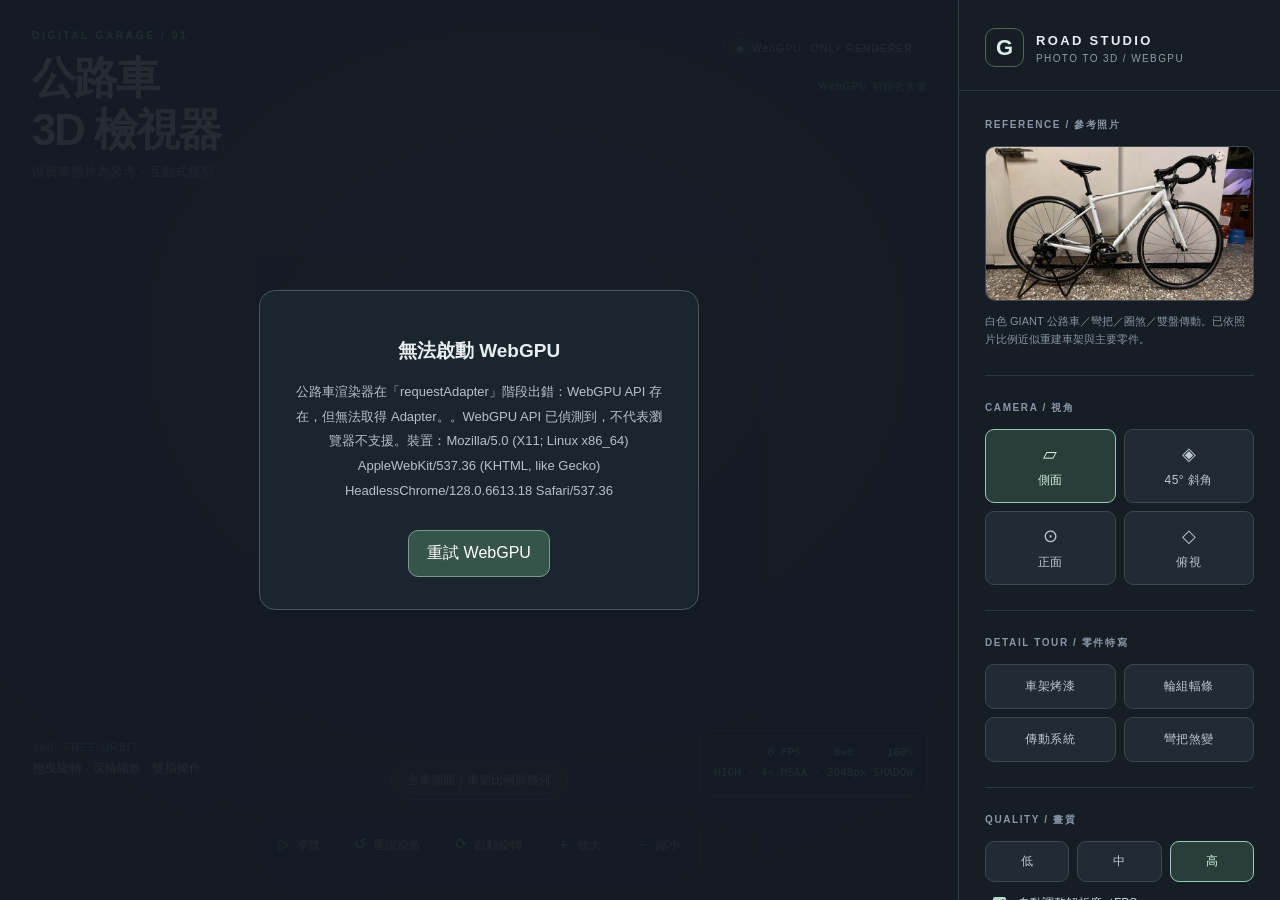
<file: giant-webgpu-3d/index.html>
<!DOCTYPE html>
<html lang="zh-Hant">
<head>
<meta charset="utf-8" />
<meta name="viewport" content="width=device-width, initial-scale=1, viewport-fit=cover" />
<meta name="theme-color" content="#11161d" />
<title>GIANT ROAD / WebGPU 3D 車款檢視器</title>
<style>
:root{color-scheme:dark;--bg:#10151c;--panel:#181f28;--stroke:#303a45;--text:#e8edef;--sub:#98a4b0;--accent:#cae3d7;--gold:#caad7b}
*{box-sizing:border-box}html,body{margin:0;width:100%;min-height:100%;font-family:Inter,-apple-system,BlinkMacSystemFont,"Noto Sans TC","Microsoft JhengHei",sans-serif;background:var(--bg);color:var(--text)}body{overflow:hidden}
#app{display:flex;width:100%;height:100vh;height:100dvh;min-height:500px}
#stage{position:relative;flex:1;min-width:0;overflow:hidden;background:radial-gradient(ellipse 75% 66% at 55% 38%,#26303a 0%,#19212a 55%,#121820 100%)}
#gpu{position:absolute;inset:0;width:100%;height:100%;touch-action:none;cursor:grab;display:block}#gpu:active{cursor:grabbing}
.stage-top{position:absolute;z-index:2;left:32px;top:30px;pointer-events:none}.eyebrow{color:var(--accent);letter-spacing:.27em;font-size:10px;font-weight:700;text-transform:uppercase}.stage-top h1{font-weight:600;font-size:clamp(25px,3.4vw,44px);letter-spacing:-.045em;line-height:1.2;margin:11px 0 7px}.stage-top .subtitle{font-size:13px;color:var(--sub)}
.gpu-tag{position:absolute;right:30px;top:32px;display:flex;align-items:center;gap:9px;color:#c7d5df;border:1px solid #39444f;border-radius:40px;background:#1a222ab3;font-size:10px;letter-spacing:.13em;padding:10px 14px;z-index:2;pointer-events:none}.dot{width:6px;height:6px;background:#9bd4b5;border-radius:50%;box-shadow:0 0 9px #84cfa7}
.measure{position:absolute;left:33px;bottom:120px;font-size:10px;letter-spacing:.15em;color:#8998a8;line-height:1.9;pointer-events:none}.measure b{display:block;font-weight:500;color:#d0d8de;font-size:12px;letter-spacing:.02em}
.hud{position:absolute;z-index:3;bottom:28px;left:50%;transform:translateX(-50%);display:flex;gap:6px;border:1px solid #3d4652;background:#182029dc;backdrop-filter:blur(20px);border-radius:16px;padding:6px;box-shadow:0 15px 55px #0006;white-space:nowrap}
button{font:inherit;cursor:pointer;transition:.2s ease}button:focus-visible,.switch:focus-visible{outline:2px solid #b5e5cb;outline-offset:3px}
.hud button{border:0;border-radius:10px;background:transparent;color:#bbc5cc;font-size:12px;padding:11px 14px}.hud button:hover,.hud button.active{background:#303d48;color:white}.hud button span{font-size:15px;margin-right:6px;color:#a8d3bd}
#sidebar{width:322px;flex:0 0 322px;background:#171d25;border-left:1px solid #343d46;display:flex;flex-direction:column;overflow-y:auto;scrollbar-width:thin;z-index:4;box-shadow:-12px 0 40px #0002}
.brand{padding:28px 26px 23px;border-bottom:1px solid #2b353e;display:flex;gap:12px;align-items:center}.brand-icon{font-size:22px;font-weight:900;line-height:1;color:#d7efe5;letter-spacing:-.18em;border:1px solid #536457;width:39px;height:39px;border-radius:10px;display:grid;place-items:center;padding-right:4px}.brand b{font-size:13px;letter-spacing:.18em}.brand small{display:block;margin-top:4px;font-size:10px;letter-spacing:.14em;color:#8f9aa6}
.sidebar-body{padding:27px 26px 36px}.section-heading{color:#8996a5;font-size:10px;font-weight:700;letter-spacing:.16em;text-transform:uppercase;margin:0 0 14px}.reference{display:block;width:100%;aspect-ratio:1.74;object-fit:cover;object-position:center;border-radius:10px;border:1px solid #404a53;background:#222}.caption{font-size:11px;color:#8494a0;line-height:1.7;margin:11px 0 26px}.sep{height:1px;background:#2d3741;margin:25px 0}.preset-grid{display:grid;grid-template-columns:repeat(2,minmax(0,1fr));gap:8px}.preset{border:1px solid #3c4650;border-radius:9px;background:#222a33;color:#bcc8d2;padding:13px 8px;font-size:12px;letter-spacing:.04em}.preset:hover{border-color:#99b3ae}.preset.active{border:1px solid #94cbb2;color:#d4f1e1;background:#2a3e39}.view-icon{display:block;font-size:18px;margin-bottom:7px;font-weight:300}
.layer{display:flex;align-items:center;gap:12px;padding:12px 2px;color:#c8d3db;font-size:12px;cursor:pointer;user-select:none}.layer input{accent-color:#a6cfb9;width:15px;height:15px;cursor:pointer}.layer .minor{margin-left:auto;color:#70808d;font-size:10px}
.note{border:1px solid #39434c;background:#202831;border-radius:10px;padding:14px 15px;font-size:11px;line-height:1.8;color:#a2afbb;margin-top:20px}.note strong{color:#e1e6e9;font-weight:600}.footer{margin-top:auto;padding:19px 26px;color:#647482;font-size:10px;letter-spacing:.05em;border-top:1px solid #2b343e}
#error{display:none;position:absolute;z-index:8;inset:0;align-items:center;justify-content:center;text-align:center;padding:24px;background:#151c24ec}.err-panel{max-width:440px;border:1px solid #48545f;border-radius:16px;padding:32px;background:#1b252e}.err-panel h2{font-size:19px}.err-panel p{line-height:1.9;font-size:13px;color:#b5c1cb}
#loading{position:absolute;z-index:5;inset:0;display:flex;align-items:center;justify-content:center;pointer-events:none;background:#171f27d9;transition:opacity .6s}.loader{width:30px;height:30px;border:2px solid #52606a;border-top-color:#bee8d2;border-radius:50%;animation:spin .8s linear infinite}@keyframes spin{to{transform:rotate(360deg)}}
@media(max-width:900px){#sidebar{width:274px;flex-basis:274px}.brand{padding:20px}.sidebar-body{padding:22px 18px}.stage-top{left:20px;top:24px}.gpu-tag{right:16px;top:22px}}
@media(max-width:650px){body{overflow:auto}#app{display:block;height:auto;min-height:100dvh}#stage{height:69dvh;min-height:420px;max-height:760px}#sidebar{width:100%;display:block;border-left:0;border-top:1px solid #303a44;overflow:visible}.sidebar-body{display:grid;grid-template-columns:1fr 1fr;gap:8px 24px;padding:24px 20px}.sidebar-body .section-heading,.sidebar-body .reference,.sidebar-body .caption,.sidebar-body .sep,.sidebar-body .preset-grid,.sidebar-body .layers,.sidebar-body .note{grid-column:1/-1}.sidebar-body .section-heading{margin-top:10px}.brand{padding:17px 20px}.stage-top h1{font-size:25px}.stage-top .subtitle{font-size:11px}.gpu-tag{font-size:9px;padding:8px;right:14px;top:20px}.gpu-tag .label{display:none}.measure{left:20px;bottom:97px;font-size:9px}.hud{width:calc(100% - 28px);justify-content:center;bottom:15px}.hud button{flex:1;padding:11px 6px;font-size:10px}.hud button span{display:block;margin:0 0 2px}.reference{max-height:210px}.footer{margin-top:0}}
@media(prefers-reduced-motion:reduce){*{transition:none!important;animation:none!important}}

/* WebGPU 2: compact on-canvas telemetry and quality controls */
.status{position:absolute;z-index:4;top:80px;right:30px;font-size:10px;color:#bcd6ca;letter-spacing:.12em;text-align:right}
#perf{position:absolute;z-index:3;right:30px;bottom:104px;border:1px solid #45515d;border-radius:11px;padding:12px 14px;background:#151d25d9;color:#aee4c3;font:11px/1.8 ui-monospace,SFMono-Regular,Consolas,monospace;white-space:pre;text-align:right;pointer-events:none}
#tourDescription{position:absolute;z-index:3;left:50%;bottom:100px;transform:translateX(-50%);font-size:12px;white-space:nowrap;max-width:85%;overflow:hidden;text-overflow:ellipsis;color:#d9e6df;padding:10px 16px;border:1px solid #59646b;border-radius:30px;background:#1b242bdc;opacity:0;transition:opacity .4s;pointer-events:none}
#tourDescription.visible{opacity:1}
.preset-grid.three{grid-template-columns:repeat(3,minmax(0,1fr))}.preset-grid.three .preset{min-width:0;padding:11px 6px}
.section-note{font-size:11px;color:#8b9da7;margin:6px 0 14px;line-height:1.7}
.gpu-option{display:flex;gap:9px;align-items:center;padding:12px 4px;color:#c8d3db;font-size:12px}
.gpu-option input{accent-color:#b8dac8}
#retry{padding:12px 18px;margin-top:14px;border:1px solid #7c9b8b;border-radius:10px;background:#36554a;color:white}
@media(max-width:650px){.status{right:16px;top:66px}.gpu-tag{right:16px;top:18px}.gpu-tag .label{display:none}#perf{right:15px;bottom:92px;padding:8px;font-size:9px}.hud{left:12px;right:12px;transform:none;justify-content:center}.hud button{font-size:11px;padding:10px 8px}.hud button span{display:none}#tourDescription{bottom:152px;font-size:10px}}
</style>
</head>
<body>
<div id="app">
<main id="stage" aria-label="WebGPU 三維公路車檢視器">
 <canvas id="gpu" aria-label="拖曳旋轉自行車三維模型"></canvas>
 <div class="stage-top"><div class="eyebrow">DIGITAL GARAGE / 01</div><h1>公路車<br/>3D 檢視器</h1><div class="subtitle">以實車照片為參考・互動式模型</div></div>
 <div class="gpu-tag"><i class="dot" id="readyDot"></i><span>WebGPU</span><span class="label">ONLY RENDERER</span></div>
 <div class="status" id="status" aria-live="polite">LOADING WEBGPU</div>
 <div id="perf" aria-label="渲染效能資訊">啟動中…</div>
 <div id="tourDescription" role="status"></div>
 <div class="measure">360° FREE ORBIT <b>拖曳旋轉 · 滾輪縮放 · 雙指操作</b></div>
 <div class="hud" role="toolbar" aria-label="檢視器工具">
  <button id="tour" aria-pressed="false" title="自動導覽各零件"><span>▷</span>導覽</button>
  <button id="reset" title="回到初始檢視"><span>↺</span>重設視角</button>
  <button id="spin" title="自動旋轉"><span>⟳</span>自動旋轉</button>
  <button id="zoomIn" title="放大"><span>＋</span>放大</button>
  <button id="zoomOut" title="縮小"><span>－</span>縮小</button>
 </div>
 <div id="loading"><div class="loader" aria-label="正在載入"></div></div>
 <div id="error" role="alert"><div class="err-panel"><h2>無法啟動 WebGPU</h2><p id="errorText">請使用支援 WebGPU 的最新版 Chrome、Edge 或其他相容瀏覽器，並透過 HTTPS 或 localhost 開啟。依照要求，本頁不會改用 WebGL。</p><button id="retry">重試 WebGPU</button></div></div>
</main>
<aside id="sidebar">
 <header class="brand"><div class="brand-icon">G</div><div><b>ROAD STUDIO</b><small>PHOTO TO 3D / WEBGPU</small></div></header>
 <div class="sidebar-body">
  <h2 class="section-heading">REFERENCE / 參考照片</h2>
  <img class="reference" src="[data-uri]" alt="作為模型參考的白色 GIANT 公路車原始照片" />
  <p class="caption">白色 GIANT 公路車／彎把／圈煞／雙盤傳動。已依照片比例近似重建車架與主要零件。</p>
  <div class="sep"></div>
  <h2 class="section-heading">CAMERA / 視角</h2>
  <div class="preset-grid">
   <button class="preset active" data-view="side"><span class="view-icon">▱</span>側面</button>
   <button class="preset" data-view="angle"><span class="view-icon">◈</span>45° 斜角</button>
   <button class="preset" data-view="front"><span class="view-icon">⊙</span>正面</button>
   <button class="preset" data-view="top"><span class="view-icon">◇</span>俯視</button>
  </div>

  <div class="sep"></div>
  <h2 class="section-heading">DETAIL TOUR / 零件特寫</h2>
  <div class="preset-grid">
   <button class="preset" data-focus="frame">車架烤漆</button>
   <button class="preset" data-focus="wheels">輪組輻條</button>
   <button class="preset" data-focus="drive">傳動系統</button>
   <button class="preset" data-focus="cockpit">彎把煞變</button>
  </div>
  <div class="sep"></div>
  <h2 class="section-heading">QUALITY / 畫質</h2>
  <div class="preset-grid three">
   <button class="preset" data-quality="low">低</button>
   <button class="preset active" data-quality="medium">中</button>
   <button class="preset" data-quality="high">高</button>
  </div>
  <label class="gpu-option"><input type="checkbox" id="autoScale" checked/> 自動調整解析度／FPS</label>
  <p class="section-note">低：1×抗鋸齒｜中、高：4×MSAA；所有畫質都有真正的 WebGPU 投影陰影。</p>
  <div class="sep"></div>
  <h2 class="section-heading">LIGHTING / 攝影棚燈光</h2>
  <div class="preset-grid three">
   <button class="preset active" data-studio="0">中性</button>
   <button class="preset" data-studio="1">暖光</button>
   <button class="preset" data-studio="2">冷光</button>
  </div>
  <div class="sep"></div>
  <h2 class="section-heading">COMPONENTS / 顯示零件</h2>
  <div class="layers">
   <label class="layer"><input type="checkbox" data-layer="frame" checked /> 車架與前叉 <span class="minor">FRAME</span></label>
   <label class="layer"><input type="checkbox" data-layer="wheels" checked /> 輪組與輻條 <span class="minor">WHEELS</span></label>
   <label class="layer"><input type="checkbox" data-layer="drive" checked /> 齒盤與鏈條 <span class="minor">DRIVE</span></label>
   <label class="layer"><input type="checkbox" data-layer="cockpit" checked /> 把手與坐墊 <span class="minor">COCKPIT</span></label>
   <label class="layer"><input type="checkbox" data-layer="detail" checked /> 煞車與線材 <span class="minor">DETAILS</span></label>
  </div>
  <div class="note"><strong>模型說明</strong><br/>單張照片無法還原車身背面及精確尺寸；此為可自由旋轉的程序化 3D 近似模型，並非實車的 3D 掃描檔。</div>
 </div>
 <div class="footer">WEBGPU · WGSL · 4× MSAA · REAL SHADOWS · NO WEBGL</div>
</aside>
</div>
<script type="module" src="./engine.js?v=20261121-portable2"></script>
</body></html>
</file>
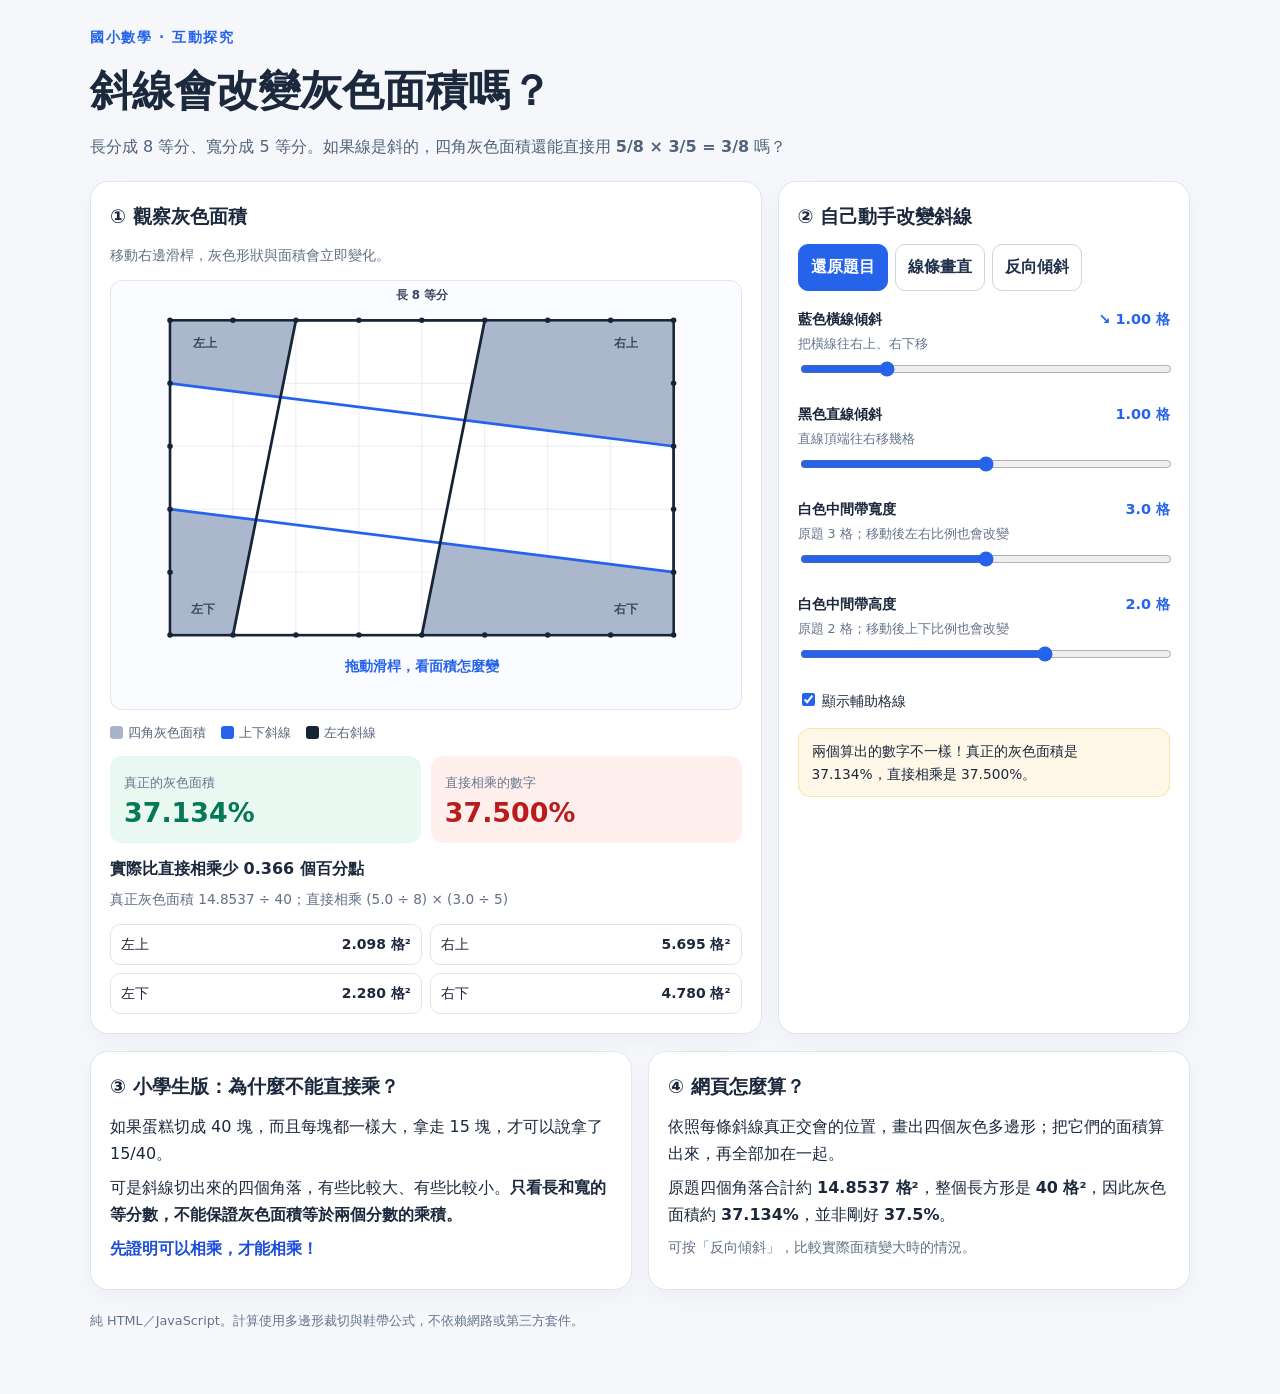
<file: gray-area-lab/index.html>
<!doctype html>
<html lang="zh-Hant"><head><meta charset="utf-8"><meta name="viewport" content="width=device-width,initial-scale=1"><meta name="theme-color" content="#f5f7fb"><meta name="description" content="國小數學互動教材，精確計算斜線分割後四角灰色面積。"><title>斜線與面積｜互動數學實驗室</title>
<style>
*{box-sizing:border-box}body{margin:0;background:#f5f7fb;color:#1c293d;font:16px/1.65 system-ui,-apple-system,"Noto Sans TC","Microsoft JhengHei",sans-serif}main{max-width:1130px;margin:auto;padding:26px 15px 50px}header{margin-bottom:21px}h1{font-size:clamp(1.7rem,4vw,2.6rem);margin:.2em 0}.eyebrow{color:#2563eb;font-weight:800;letter-spacing:.12em;font-size:.85em}header p{margin:0;color:#526279}h2{font-size:1.18rem;margin:0 0 12px}.layout{display:grid;grid-template-columns:minmax(0,1.4fr) minmax(300px,.86fr);gap:16px}.panel{background:#fff;border:1px solid #dfe5ee;border-radius:18px;padding:19px;box-shadow:0 8px 22px #13294b09}.svg{display:block;width:100%;background:#fbfcff;border:1px solid #e1e6ed;border-radius:12px;touch-action:none}.hint{font-size:.85em;color:#627087;margin:0 0 13px}.legend{display:flex;flex-wrap:wrap;gap:15px;margin:12px 0;color:#58667c;font-size:.82em}.swatch{display:inline-block;width:13px;height:13px;border-radius:3px;vertical-align:-2px;margin-right:5px}.stats{display:grid;grid-template-columns:1fr 1fr;gap:10px}.stat{border-radius:12px;padding:13px 14px;background:#f3f6fb}.stat b{display:block;font-size:clamp(1.2rem,2.6vw,1.68rem);font-variant-numeric:tabular-nums;line-height:1.3}.stat small{color:#67768d}.real{background:#e9f8f1;color:#047857}.est{background:#fff0ed;color:#b91c1c}.diff{font-weight:750;margin:13px 0 5px}.areas{display:grid;grid-template-columns:1fr 1fr;gap:8px;margin-top:14px}.areas div{border:1px solid #dfe5ee;padding:8px 10px;border-radius:10px;font-size:.87em}.areas b{float:right}.actions{display:flex;flex-wrap:wrap;gap:7px;margin:12px 0 17px}button{border:1px solid #cbd5e1;background:white;border-radius:10px;padding:9px 12px;color:#22314c;cursor:pointer;font:inherit;font-weight:750}button.primary{background:#2563eb;border-color:#2563eb;color:white}button:hover{filter:brightness(.95)}.ctrl{margin:0 0 17px}.ctrl div{display:flex;justify-content:space-between;gap:5px;font-weight:750;font-size:.9rem}.ctrl output{color:#2563eb;font-variant-numeric:tabular-nums}.ctrl p{font-size:.79rem;color:#64748b;margin:3px 0 4px}.ctrl input{width:100%;accent-color:#2563eb;cursor:pointer}.toggle{font-size:.9rem}.toggle input{accent-color:#2563eb}.note{background:#fff8e8;border:1px solid #fae3ad;padding:11px 13px;border-radius:12px;margin-top:14px;font-size:.86rem}.lower{display:grid;grid-template-columns:1fr 1fr;gap:16px;margin-top:17px}.lower p{margin:.5em 0}.blue{color:#1d4ed8;font-weight:750}.footer{color:#64748b;font-size:.8rem;margin-top:20px}@media(max-width:790px){main{padding:16px 11px 33px}.layout,.lower{grid-template-columns:1fr}.panel{padding:14px}.stats{gap:8px}.stat{padding:11px 10px}}
</style></head><body><main>
<header><div class="eyebrow">國小數學 · 互動探究</div><h1>斜線會改變灰色面積嗎？</h1><p>長分成 8 等分、寬分成 5 等分。如果線是斜的，四角灰色面積還能直接用 <b>5/8 × 3/5 = 3/8</b> 嗎？</p></header>
<div class="layout"><section class="panel"><h2>① 觀察灰色面積</h2><p class="hint">移動右邊滑桿，灰色形狀與面積會立即變化。</p><svg class="svg" id="fig" viewBox="0 0 800 545" role="img" aria-label="八乘五長方形；兩組平行斜線，四角灰色區域的面積隨滑桿改變"></svg>
<div class="legend"><span><i class="swatch" style="background:#a7b4ca"></i>四角灰色面積</span><span><i class="swatch" style="background:#2563eb"></i>上下斜線</span><span><i class="swatch" style="background:#172437"></i>左右斜線</span></div>
<div class="stats" aria-live="polite"><div class="stat real"><small>真正的灰色面積</small><b id="actual">—</b></div><div class="stat est"><small>直接相乘的數字</small><b id="estimate">—</b></div></div><div class="diff" id="difference">—</div><p class="hint" id="formula">—</p><div class="areas"><div>左上 <b id="tl">—</b></div><div>右上 <b id="tr">—</b></div><div>左下 <b id="bl">—</b></div><div>右下 <b id="br">—</b></div></div></section>
<aside class="panel"><h2>② 自己動手改變斜線</h2><div class="actions"><button class="primary" id="original">還原題目</button><button id="straight">線條畫直</button><button id="reverse">反向傾斜</button></div>
<div class="ctrl"><div><label for="tilt">藍色橫線傾斜</label><output id="tiltV"></output></div><p>把橫線往右上、右下移</p><input id="tilt" type="range" min="-1.5" max="0.75" step="0.05" value="-1"></div>
<div class="ctrl"><div><label for="lean">黑色直線傾斜</label><output id="leanV"></output></div><p>直線頂端往右移幾格</p><input id="lean" type="range" min="0" max="2" step="0.05" value="1"></div>
<div class="ctrl"><div><label for="lane">白色中間帶寬度</label><output id="laneV"></output></div><p>原題 3 格；移動後左右比例也會改變</p><input id="lane" type="range" min="2" max="4" step="0.1" value="3"></div>
<div class="ctrl"><div><label for="band">白色中間帶高度</label><output id="bandV"></output></div><p>原題 2 格；移動後上下比例也會改變</p><input id="band" type="range" min="1" max="2.5" step="0.1" value="2"></div>
<label class="toggle"><input id="grid" type="checkbox" checked> 顯示輔助格線</label><div class="note" id="notice">按「線條畫直」和「還原題目」，比較結果。</div></aside></div>
<div class="lower"><section class="panel"><h2>③ 小學生版：為什麼不能直接乘？</h2><p>如果蛋糕切成 40 塊，而且每塊都一樣大，拿走 15 塊，才可以說拿了 15/40。</p><p>可是斜線切出來的四個角落，有些比較大、有些比較小。<b>只看長和寬的等分數，不能保證灰色面積等於兩個分數的乘積。</b></p><p class="blue">先證明可以相乘，才能相乘！</p></section>
<section class="panel"><h2>④ 網頁怎麼算？</h2><p>依照每條斜線真正交會的位置，畫出四個灰色多邊形；把它們的面積算出來，再全部加在一起。</p><p>原題四個角落合計約 <b>14.8537 格²</b>，整個長方形是 <b>40 格²</b>，因此灰色面積約 <b>37.134%</b>，並非剛好 <b>37.5%</b>。</p><p class="hint">可按「反向傾斜」，比較實際面積變大時的情況。</p></section></div>
<p class="footer">純 HTML／JavaScript。計算使用多邊形裁切與鞋帶公式，不依賴網路或第三方套件。</p></main>
<script>
(function(){
"use strict";
var ids=["tilt","lean","lane","band"],ctl={};function E(id){return document.getElementById(id)}
ids.forEach(function(k){ctl[k]=E(k);ctl[k].addEventListener("input",render)});
E("grid").addEventListener("change",render);
var presets={original:[-1,1,3,2],straight:[0,0,3,2],reverse:[.75,1.8,3,2]};
Object.keys(presets).forEach(function(k){E(k).addEventListener("click",function(){ids.forEach(function(id,i){ctl[id].value=presets[k][i]});render()})});
function clip(poly,side){var out=[];for(var i=0;i<poly.length;i++){var a=poly[i],b=poly[(i+1)%poly.length],fa=side(a),fb=side(b),ain=fa>=-1e-10,bin=fb>=-1e-10;if(ain)out.push(a);if(ain!==bin){var t=fa/(fa-fb);out.push({x:a.x+t*(b.x-a.x),y:a.y+t*(b.y-a.y)})}}return out}
function area(p){var s=0;for(var i=0;i<p.length;i++){var a=p[i],b=p[(i+1)%p.length];s+=a.x*b.y-a.y*b.x}return Math.abs(s)/2}
var svg=E("fig"),ns="http://www.w3.org/2000/svg";
function add(tag,attrs,txt){var n=document.createElementNS(ns,tag);Object.keys(attrs).forEach(function(k){n.setAttribute(k,attrs[k])});if(txt!=null)n.textContent=txt;svg.appendChild(n)}
function x(px){return 75+80*px}function y(py){return 450-80*py}
function line(x1,y1,x2,y2,color,width){add("line",{x1:x(x1),y1:y(y1),x2:x(x2),y2:y(y2),stroke:color,"stroke-width":width,"stroke-linecap":"round"})}
function txt(a,b,s,col,sz){add("text",{x:x(a),y:y(b),"text-anchor":"middle","dominant-baseline":"middle",fill:col||"#3b475d","font-size":sz||15,"font-weight":700},s)}
function render(){
var tilt=+ctl.tilt.value,lean=+ctl.lean.value,lane=+ctl.lane.value,band=+ctl.band.value;
var rect=[{x:0,y:0},{x:8,y:0},{x:8,y:5},{x:0,y:5}];
var left=function(p){return 1+lean*p.y/5-p.x},right=function(p){return p.x-(1+lane+lean*p.y/5)};
var top=function(p){return p.y-(4+tilt*p.x/8)},bottom=function(p){return 4-band+tilt*p.x/8-p.y};
var parts={tl:clip(clip(rect,left),top),tr:clip(clip(rect,right),top),bl:clip(clip(rect,left),bottom),br:clip(clip(rect,right),bottom)};
var areas={};var sum=0;Object.keys(parts).forEach(function(k){areas[k]=area(parts[k]);sum+=areas[k]});
var actual=100*sum/40,estimate=100*(8-lane)/8*(5-band)/5,diff=actual-estimate;
svg.replaceChildren();add("rect",{x:75,y:50,width:640,height:400,fill:"white",stroke:"#172437","stroke-width":3});
if(E("grid").checked){for(var i=1;i<8;i++)line(i,0,i,5,"#e2e8f0",1);for(i=1;i<5;i++)line(0,i,8,i,"#e2e8f0",1)}
Object.keys(parts).forEach(function(k){var points=parts[k].map(function(p){return x(p.x).toFixed(3)+","+y(p.y).toFixed(3)}).join(" ");add("polygon",{points:points,fill:"#a7b4ca","fill-opacity":.95})});
line(0,4,8,4+tilt,"#2563eb",3.5);line(0,4-band,8,4-band+tilt,"#2563eb",3.5);
line(1,0,1+lean,5,"#172437",3.5);line(1+lane,0,1+lane+lean,5,"#172437",3.5);
add("rect",{x:75,y:50,width:640,height:400,fill:"none",stroke:"#172437","stroke-width":3});
for(i=0;i<=8;i++){add("circle",{cx:x(i),cy:y(0),r:3.5,fill:"#172437"});add("circle",{cx:x(i),cy:y(5),r:3.5,fill:"#172437"})}
for(i=1;i<5;i++){add("circle",{cx:x(0),cy:y(i),r:3.5,fill:"#172437"});add("circle",{cx:x(8),cy:y(i),r:3.5,fill:"#172437"})}
txt(4,5.4,"長 8 等分");txt(4,-.5,"拖動滑桿，看面積怎麼變","#2563eb",18);
txt(.55,4.63,"左上");txt(7.25,4.63,"右上");txt(.52,.4,"左下");txt(7.25,.4,"右下");
E("actual").textContent=actual.toFixed(3)+"%";E("estimate").textContent=estimate.toFixed(3)+"%";
E("difference").textContent="實際比直接相乘"+(Math.abs(diff)<1e-7?"剛好相同":diff>0?"多":"少")+" "+Math.abs(diff).toFixed(3)+" 個百分點";
E("formula").textContent="真正灰色面積 "+sum.toFixed(4)+" ÷ 40；直接相乘 ("+(8-lane).toFixed(1)+" ÷ 8) × ("+(5-band).toFixed(1)+" ÷ 5)";
Object.keys(areas).forEach(function(k){E(k).textContent=areas[k].toFixed(3)+" 格²"});
E("tiltV").textContent=tilt===0?"不傾斜":(tilt>0?"↗ ":"↘ ")+Math.abs(tilt).toFixed(2)+" 格";
E("leanV").textContent=lean===0?"不傾斜":lean.toFixed(2)+" 格";
E("laneV").textContent=lane.toFixed(1)+" 格";E("bandV").textContent=band.toFixed(1)+" 格";
E("notice").textContent=Math.abs(diff)<1e-7?"這次剛好相等！現在試著把兩組線都調成斜的。":"兩個算出的數字不一樣！真正的灰色面積是 "+actual.toFixed(3)+"%，直接相乘是 "+estimate.toFixed(3)+"%。";
}
render();
})();
</script></body></html>
</file>
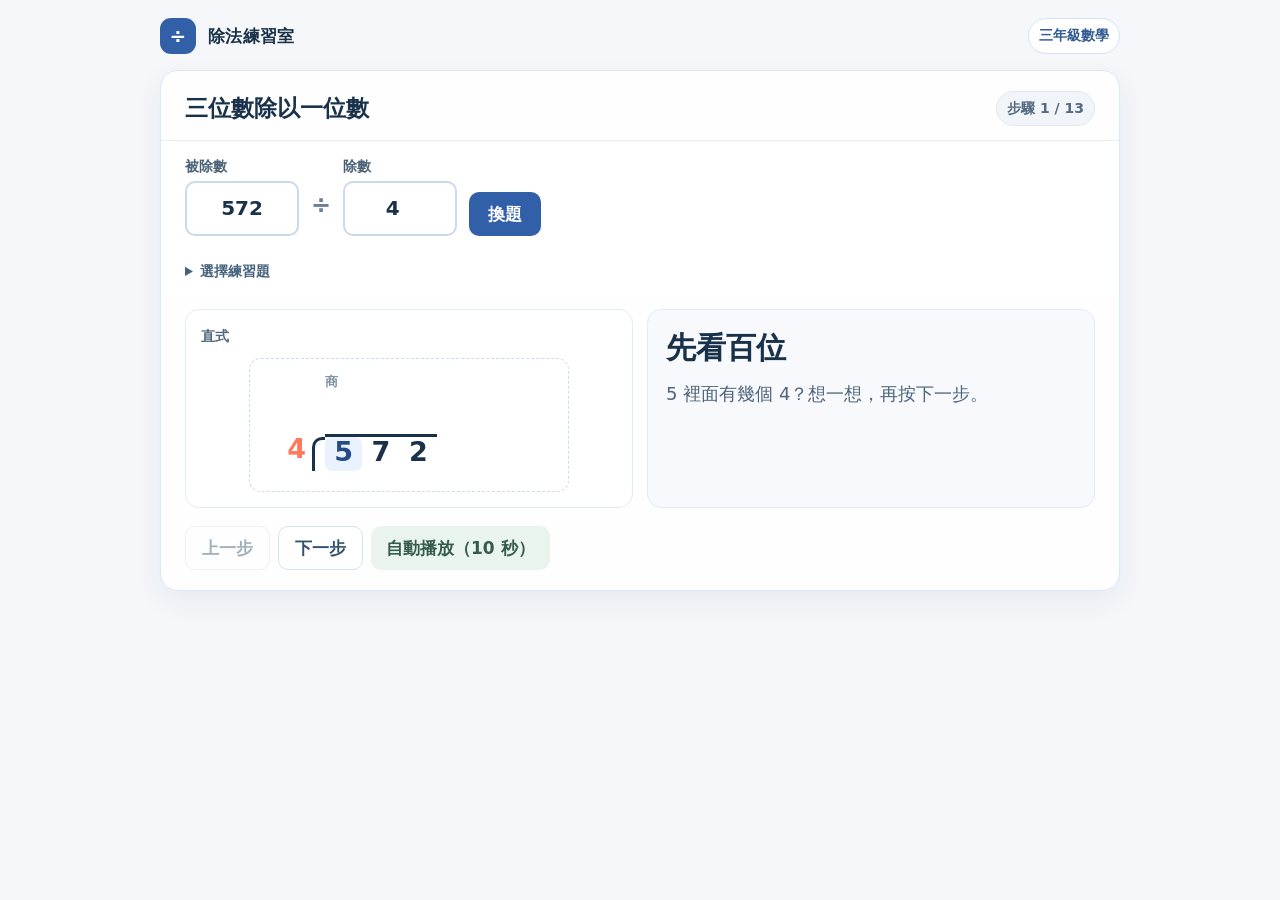
<file: three-digit-division/index.html>
<!doctype html>
<html lang="zh-Hant">
<head>
  <meta charset="utf-8">
  <meta name="viewport" content="width=device-width, initial-scale=1">
  <meta name="theme-color" content="#f4f8ff">
  <meta name="description" content="三年級數學互動教學：一步一步看懂三位數除以一位數的直式除法。">
  <title>三位數除法練習室</title>
  <style>
    :root {
      color-scheme: light;
      --ink: #16314b;
      --muted: #5d7185;
      --blue: #2364dc;
      --blue-dark: #174cb2;
      --blue-soft: #eaf2ff;
      --mint: #ddf7ee;
      --mint-dark: #087d60;
      --yellow: #fff2bf;
      --coral: #ff795f;
      --paper: #ffffff;
      --line: #dce6f1;
      --shadow: 0 18px 50px rgba(26, 67, 118, .10);
      font-family: "Noto Sans TC", "Microsoft JhengHei", system-ui, sans-serif;
    }
    * { box-sizing: border-box; }
    body {
      margin: 0;
      color: var(--ink);
      background:
        radial-gradient(circle at 92% 5%, rgba(255, 226, 135, .40), transparent 18rem),
        radial-gradient(circle at 2% 25%, rgba(196, 231, 255, .55), transparent 21rem),
        #f4f8ff;
      font-size: 17px;
      line-height: 1.65;
    }
    button, input { font: inherit; }
    button { cursor: pointer; }
    .page { width: min(1120px, calc(100% - 32px)); margin: 0 auto; }
    .topbar { display: flex; align-items: center; justify-content: space-between; padding: 23px 0 12px; }
    .brand { display: flex; align-items: center; gap: 12px; font-weight: 800; letter-spacing: .02em; }
    .brand-mark {
      display: grid; place-items: center; width: 42px; height: 42px; border-radius: 14px;
      color: #fff; background: var(--blue); box-shadow: 0 7px 16px rgba(35,100,220,.24); font-size: 22px;
    }
    .grade-pill { display: inline-flex; align-items: center; gap: 7px; padding: 8px 13px; border: 1px solid #d5e3f7; border-radius: 999px; color: #315b91; background: rgba(255,255,255,.76); font-weight: 700; font-size: 14px; }
    .hero { display: grid; grid-template-columns: 1.2fr .8fr; gap: 26px; align-items: center; padding: 37px 0 30px; }
    .eyebrow { margin: 0 0 10px; color: var(--blue); font-size: 14px; font-weight: 900; letter-spacing: .1em; }
    h1 { max-width: 650px; margin: 0; font-size: clamp(36px, 5vw, 60px); line-height: 1.12; letter-spacing: -.045em; }
    .hero-copy { max-width: 620px; margin: 16px 0 0; color: var(--muted); font-size: 19px; }
    .hero-note { display: inline-flex; align-items: center; gap: 9px; margin-top: 19px; padding: 9px 13px; border-radius: 13px; color: #695217; background: var(--yellow); font-size: 15px; font-weight: 800; }
    .hero-art { min-height: 210px; display: grid; place-items: center; position: relative; }
    .hero-art::before { content: ""; position: absolute; width: 208px; height: 208px; border-radius: 50%; background: #e5efff; }
    .hero-art-card { position: relative; transform: rotate(3deg); width: 226px; padding: 17px 20px 14px; border: 2px solid #d6e3f3; border-radius: 18px; background: var(--paper); box-shadow: var(--shadow); }
    .hero-art-card strong { display: block; color: var(--blue); font-size: 14px; }
    .hero-math { display: flex; align-items: center; justify-content: center; gap: 10px; margin-top: 4px; font-size: 34px; font-weight: 900; letter-spacing: .06em; }
    .hero-math span:last-child { color: var(--mint-dark); }
    .spark { position: absolute; z-index: 1; display: grid; place-items: center; width: 42px; height: 42px; border-radius: 14px; color: #734e00; background: #ffe48a; font-size: 22px; font-weight: 900; }
    .spark.one { top: 17px; right: 12%; transform: rotate(10deg); }
    .spark.two { bottom: 18px; left: 13%; color: #fff; background: var(--coral); transform: rotate(-10deg); }
    .lesson-card { overflow: hidden; border: 1px solid #dce8f7; border-radius: 26px; background: rgba(255,255,255,.94); box-shadow: var(--shadow); }
    .lesson-head { display: flex; justify-content: space-between; gap: 20px; align-items: flex-start; padding: 25px 28px 20px; border-bottom: 1px solid #e8eef5; }
    .lesson-head h2 { margin: 0; font-size: 25px; line-height: 1.3; }
    .lesson-head p { margin: 7px 0 0; color: var(--muted); }
    .step-tag { flex: none; padding: 7px 12px; border: 1px solid #d6e5ff; border-radius: 999px; color: var(--blue-dark); background: var(--blue-soft); font-weight: 800; font-size: 14px; }
    .problem-form { display: flex; flex-wrap: wrap; align-items: end; gap: 12px; padding: 18px 28px; background: #f8fbff; }
    .field { display: grid; gap: 5px; }
    .field label { color: #496177; font-size: 14px; font-weight: 800; }
    .field input { width: 114px; min-height: 48px; padding: 9px 12px; border: 2px solid #cbd9ea; border-radius: 12px; outline: none; color: var(--ink); background: #fff; font-size: 22px; font-weight: 850; text-align: center; }
    .field input:focus { border-color: var(--blue); box-shadow: 0 0 0 4px rgba(35,100,220,.13); }
    .divide-sign { align-self: center; padding-top: 20px; color: #6b8095; font-size: 24px; font-weight: 900; }
    .primary-button, .secondary-button, .step-button, .auto-button, .example-button {
      min-height: 48px; border: 0; border-radius: 12px; font-weight: 850; transition: transform .15s ease, box-shadow .15s ease, background .15s ease;
    }
    button:hover { transform: translateY(-1px); }
    button:focus-visible { outline: 3px solid #ffbd52; outline-offset: 3px; }
    .primary-button { padding: 0 19px; color: #fff; background: var(--blue); box-shadow: 0 8px 15px rgba(35,100,220,.18); }
    .primary-button:hover { background: var(--blue-dark); }
    .form-error { flex-basis: 100%; min-height: 0; margin: 0; color: #a53925; font-size: 14px; font-weight: 700; }
    .examples { display: flex; flex-wrap: wrap; align-items: center; gap: 8px; padding: 0 28px 18px; background: #f8fbff; }
    .examples-label { margin-right: 3px; color: #61758a; font-size: 14px; font-weight: 800; }
    .example-button { min-height: 38px; padding: 5px 12px; border: 1px solid #d3e1f1; color: #385a79; background: #fff; font-size: 15px; }
    .example-button:hover { border-color: #9dbbea; background: #eff5ff; }
    .work-area { display: grid; grid-template-columns: .92fr 1.08fr; gap: 18px; padding: 22px 28px 24px; }
    .board-card, .step-card { min-width: 0; border: 1px solid #e3ebf5; border-radius: 20px; }
    .board-card { padding: 20px; background: #fcfdff; }
    .card-label { display: flex; align-items: center; justify-content: space-between; gap: 10px; margin-bottom: 18px; color: #506a82; font-size: 14px; font-weight: 850; }
    .small-sticker { padding: 5px 9px; border-radius: 9px; color: #7a5b06; background: #fff2bf; font-size: 13px; }
    .division-paper { max-width: 320px; margin: 0 auto; padding: 15px 10px 13px; border: 1px dashed #cddbea; border-radius: 16px; background: #fff; }
    .quotient-caption { margin-left: 65px; color: #8293a4; font-size: 13px; font-weight: 750; }
    .quotient-row { display: grid; grid-template-columns: repeat(3, 1fr); width: 112px; margin-left: 65px; text-align: center; font-size: 28px; font-weight: 900; line-height: 1.12; }
    .quotient-slot { min-height: 34px; color: #b6c3cf; }
    .quotient-slot.filled { color: var(--blue); }
    .quotient-slot.active { color: #fff; border-radius: 9px; background: var(--blue); }
    .division-row { display: grid; grid-template-columns: 52px 13px 112px; align-items: end; }
    .divisor { padding-right: 6px; color: var(--coral); text-align: right; font-size: 27px; font-weight: 900; }
    .bracket { height: 34px; border-top: 3px solid var(--ink); border-left: 3px solid var(--ink); border-radius: 10px 0 0 0; }
    .dividend { display: grid; grid-template-columns: repeat(3, 1fr); min-height: 37px; border-top: 3px solid var(--ink); text-align: center; font-size: 27px; font-weight: 900; line-height: 1.1; }
    .dividend-digit { border-radius: 7px; }
    .dividend-digit.active { color: var(--blue-dark); background: #eaf2ff; }
    .work-stack { display: grid; grid-template-columns: 18px repeat(3, minmax(0, 1fr)); width: 130px; margin-left: 47px; padding-top: 8px; font-size: 23px; font-weight: 800; line-height: 1.25; }
    .work-grid-row { display: grid; grid-column: 1 / -1; grid-template-columns: 18px repeat(3, minmax(0, 1fr)); min-height: 30px; align-items: center; }
    .work-digit { text-align: center; }
    .work-operation { color: var(--coral); text-align: center; }
    .work-rule { height: 2px; margin: 1px 0 3px; background: #9baebf; }
    .work-remainder .work-digit, .work-new-number .work-digit, .work-drop-arrow .work-digit { color: var(--mint-dark); }
    .work-drop-arrow { min-height: 18px; align-items: end; font-size: 18px; line-height: 1; }
    .board-caption { margin: 12px 0 0; color: #60768a; text-align: center; font-size: 14px; }
    .equation-chip { margin: 16px 0 0; padding: 11px; border-radius: 13px; color: #174cb2; background: #edf4ff; text-align: center; font-size: clamp(20px, 3vw, 25px); font-weight: 900; letter-spacing: .02em; }
    .step-card { display: flex; flex-direction: column; padding: 21px; background: #fff; }
    .step-card-top { display: flex; align-items: center; gap: 10px; margin-bottom: 12px; }
    .step-icon { display: grid; place-items: center; width: 42px; height: 42px; border-radius: 14px; color: #fff; background: var(--mint-dark); font-size: 20px; font-weight: 900; }
    .step-kind { color: var(--mint-dark); font-size: 14px; font-weight: 900; }
    .step-card h3 { margin: 0; font-size: 24px; line-height: 1.35; }
    .step-copy { margin: 12px 0 0; color: #4d6378; font-size: 18px; }
    .kid-tip { margin-top: auto; padding: 12px 13px; border-radius: 13px; color: #675316; background: #fff5ce; font-size: 15px; font-weight: 750; }
    .kid-tip strong { color: #493600; }
    .controls { display: flex; flex-wrap: wrap; align-items: center; gap: 10px; padding: 0 28px 23px; }
    .step-button { padding: 0 17px; border: 1px solid #d5e2ef; color: #31516e; background: #fff; }
    .step-button:hover:not(:disabled) { border-color: #9dbbea; background: #f2f7ff; }
    .step-button:disabled { cursor: not-allowed; opacity: .45; transform: none; }
    .auto-button { padding: 0 18px; color: #fff; background: var(--mint-dark); box-shadow: 0 8px 15px rgba(8,125,96,.15); }
    .auto-button:hover { background: #06694f; }
    .timer-box { display: flex; flex: 1 1 230px; align-items: center; gap: 11px; min-height: 48px; padding: 7px 12px; border: 1px solid #e0e9f2; border-radius: 12px; background: #fbfdff; }
    .timer-copy { flex: 1; color: #60758a; font-size: 14px; font-weight: 750; }
    .timer-number { min-width: 55px; color: var(--blue); text-align: right; font-weight: 900; }
    .timer-track { overflow: hidden; width: 72px; height: 7px; border-radius: 99px; background: #e4ecf4; }
    .timer-bar { width: 0; height: 100%; border-radius: inherit; background: var(--blue); transition: width .1s linear; }
    .result-card { display: none; margin: 0 28px 25px; padding: 15px 18px; border: 1px solid #b9e9d8; border-radius: 15px; color: #145f4b; background: #effcf7; }
    .result-card.show { display: flex; flex-wrap: wrap; align-items: center; justify-content: space-between; gap: 8px 20px; }
    .result-card strong { font-size: 21px; }
    .result-check { color: #3e7364; font-size: 15px; }
    .learning-section { display: grid; grid-template-columns: .78fr 1.22fr; gap: 24px; align-items: start; padding: 47px 0 36px; }
    .section-intro h2 { margin: 0; font-size: 30px; line-height: 1.25; }
    .section-intro p { margin: 12px 0 0; color: var(--muted); }
    .steps-grid { display: grid; grid-template-columns: repeat(2, 1fr); gap: 11px; }
    .rule-card { display: flex; gap: 12px; align-items: flex-start; min-height: 105px; padding: 16px; border: 1px solid #dce7f3; border-radius: 17px; background: #fff; }
    .rule-number { display: grid; place-items: center; flex: none; width: 34px; height: 34px; border-radius: 11px; color: #fff; background: var(--blue); font-weight: 900; }
    .rule-card h3 { margin: 0; font-size: 18px; }
    .rule-card p { margin: 4px 0 0; color: #61768a; font-size: 15px; }
    .memory-tip { display: flex; gap: 15px; align-items: center; margin: 0 0 43px; padding: 18px 21px; border-radius: 18px; color: #624e12; background: #fff1bd; }
    .memory-icon { display: grid; place-items: center; flex: none; width: 46px; height: 46px; border-radius: 15px; color: #765800; background: #ffdf70; font-size: 22px; font-weight: 900; }
    .memory-tip strong { color: #433500; }
    footer { padding: 18px 0 30px; border-top: 1px solid #dce6f1; color: #6a7f93; text-align: center; font-size: 14px; }
    @media (max-width: 760px) {
      .hero { grid-template-columns: 1fr; gap: 0; padding-top: 28px; }
      .hero-art { min-height: 175px; }
      .hero-art::before { width: 165px; height: 165px; }
      .hero-art-card { width: 205px; }
      .work-area { grid-template-columns: 1fr; }
      .learning-section { grid-template-columns: 1fr; gap: 18px; padding-top: 35px; }
      .lesson-head { padding: 22px 20px 17px; }
      .problem-form { padding: 17px 20px; }
      .examples { padding: 0 20px 17px; }
      .work-area { padding: 18px 20px 20px; }
      .controls { padding: 0 20px 20px; }
      .result-card { margin-left: 20px; margin-right: 20px; }
    }
    @media (max-width: 480px) {
      body { font-size: 16px; }
      .page { width: min(100% - 20px, 1120px); }
      .topbar { padding-top: 15px; }
      .brand { font-size: 15px; }
      .grade-pill { font-size: 13px; }
      .hero-copy { font-size: 17px; }
      .lesson-head { display: block; }
      .step-tag { display: inline-flex; margin-top: 12px; }
      .field input { width: 100px; }
      .divide-sign { padding-top: 18px; }
      .problem-form { gap: 9px; }
      .primary-button { padding: 0 13px; }
      .board-card, .step-card { padding: 16px; }
      .controls { gap: 8px; }
      .step-button, .auto-button { padding: 0 12px; }
      .timer-box { flex-basis: 100%; }
      .steps-grid { grid-template-columns: 1fr; }
      .rule-card { min-height: 0; }
      .memory-tip { align-items: flex-start; }
    }
    @media (prefers-reduced-motion: reduce) {
      *, *::before, *::after { scroll-behavior: auto !important; transition-duration: .01ms !important; }
    }
    /* A quiet workspace keeps the lesson itself in focus. */
    :root {
      --ink: #19324a;
      --muted: #61758a;
      --blue: #315fa8;
      --blue-dark: #254b89;
      --blue-soft: #eef4fc;
      --mint-dark: #24755f;
      --line: #dce5ef;
      --shadow: 0 10px 30px rgba(28, 53, 82, .07);
    }
    body { background: #f5f7fa; }
    .page { width: min(960px, calc(100% - 32px)); }
    .topbar { padding: 18px 0 16px; }
    .brand-mark { width: 36px; height: 36px; border-radius: 11px; box-shadow: none; font-size: 20px; }
    .grade-pill { padding: 5px 10px; background: #fff; }
    .hero, .learning-section, .memory-tip, footer { display: none; }
    .lesson-card { border-radius: 18px; box-shadow: var(--shadow); }
    .lesson-head { align-items: center; padding: 20px 24px 14px; }
    .lesson-head h2 { font-size: 23px; }
    .lesson-head p { margin-top: 4px; }
    .step-tag { padding: 5px 10px; background: #f1f5fa; border-color: #e0e7ef; color: #536a81; }
    .problem-form { padding: 14px 24px 12px; background: #fff; }
    .field { gap: 3px; }
    .field label { font-size: 14px; }
    .field input { min-height: 44px; border-radius: 10px; font-size: 20px; }
    .primary-button, .secondary-button, .step-button, .auto-button, .example-button { min-height: 44px; border-radius: 10px; }
    .primary-button { box-shadow: none; }
    .examples { display: block; padding: 0 24px 12px; background: #fff; }
    .examples summary { width: fit-content; color: #45617c; cursor: pointer; font-size: 14px; font-weight: 750; }
    .example-list { display: flex; flex-wrap: wrap; gap: 8px; padding: 10px 0 2px; }
    .example-button { min-height: 36px; border-radius: 9px; font-size: 14px; }
    .work-area { grid-template-columns: 1fr 1fr; gap: 14px; padding: 14px 24px 18px; }
    .board-card, .step-card { border-radius: 14px; }
    .board-card { padding: 15px; background: #fff; }
    .card-label { justify-content: flex-start; margin-bottom: 10px; color: #526981; }
    .division-paper { padding: 12px 10px; border-radius: 12px; }
    .step-card { min-height: 100%; padding: 18px; background: #f7f9fc; }
    .step-card-top { justify-content: flex-end; margin-bottom: 14px; }
    .step-card h3 { font-size: clamp(24px, 3vw, 30px); }
    .step-copy { margin-top: 10px; font-size: 18px; }
    .kid-tip { display: none; }
    .board-caption { display: none; }
    .equation-chip { display: none; }
    .controls { gap: 8px; padding: 0 24px 20px; }
    .step-button { padding: 0 16px; }
    .auto-button { padding: 0 15px; color: #345b4e; background: #eaf4ef; box-shadow: none; }
    .auto-button:hover { background: #deeee6; }
    .timer-box { display: none; }
    .timer-box.active { display: flex; flex-basis: 100%; min-height: 38px; padding: 5px 10px; background: #f7f9fc; }
    .timer-track { display: none; }
    .result-card { margin: 0 24px 20px; }
    @media (max-width: 760px) {
      .work-area { grid-template-columns: 1fr; }
      .step-card { order: -1; min-height: 0; }
      .lesson-head { padding: 18px 18px 13px; }
      .problem-form { padding: 12px 18px; }
      .examples { padding: 0 18px 12px; }
      .work-area { padding: 12px 18px 16px; }
      .controls { padding: 0 18px 18px; }
      .result-card { margin-left: 18px; margin-right: 18px; }
    }
    @media (max-width: 480px) {
      .page { width: min(100% - 20px, 960px); }
      .topbar { padding-top: 12px; }
      .brand { font-size: 15px; }
      .lesson-head { display: flex; }
      .lesson-head h2 { font-size: 20px; }
      .step-tag { margin-top: 0; white-space: nowrap; }
      .problem-form { gap: 8px; }
      .primary-button { padding: 0 13px; }
      .board-card, .step-card { padding: 14px; }
      .step-card-top { margin-bottom: 8px; }
      .step-copy { font-size: 17px; }
      .controls { gap: 7px; }
      .step-button, .auto-button { padding: 0 11px; }
    }
  </style>
</head>
<body>
  <div class="page">
    <header class="topbar">
      <div class="brand"><span class="brand-mark" aria-hidden="true">÷</span><span>除法練習室</span></div>
      <span class="grade-pill">三年級數學</span>
    </header>

    <main>
      <section class="lesson-card" aria-labelledby="lesson-title">
        <div class="lesson-head">
          <div><h2 id="lesson-title">三位數除以一位數</h2></div>
          <span class="step-tag" id="stepCounter">準備開始</span>
        </div>

        <form class="problem-form" id="problemForm" novalidate>
          <div class="field"><label for="dividendInput">被除數</label><input id="dividendInput" name="dividend" inputmode="numeric" maxlength="3" value="572" aria-describedby="formError"></div>
          <span class="divide-sign" aria-hidden="true">÷</span>
          <div class="field"><label for="divisorInput">除數</label><input id="divisorInput" name="divisor" type="number" inputmode="numeric" min="1" max="9" value="4" aria-describedby="formError"></div>
          <button class="primary-button" type="submit">換題</button>
          <p class="form-error" id="formError" role="alert"></p>
        </form>
        <details class="examples" id="examplePicker">
          <summary>選擇練習題</summary>
          <div class="example-list">
            <button class="example-button" type="button" data-dividend="684" data-divisor="3">684 ÷ 3</button>
            <button class="example-button" type="button" data-dividend="719" data-divisor="6">719 ÷ 6</button>
            <button class="example-button" type="button" data-dividend="314" data-divisor="5">314 ÷ 5</button>
          </div>
        </details>

        <div class="work-area">
          <section class="board-card" aria-label="直式算式板">
            <div class="card-label"><span>直式</span></div>
            <div class="division-paper">
              <div class="quotient-caption">商</div>
              <div class="quotient-row" id="quotientSlots" aria-label="目前的商"></div>
              <div class="division-row">
                <span class="divisor" id="boardDivisor">4</span>
                <span class="bracket" aria-hidden="true"></span>
                <span class="dividend" id="boardDividend"></span>
              </div>
              <div class="work-stack" id="workStack" aria-live="polite"></div>
            </div>
          </section>

          <section class="step-card" aria-labelledby="stepTitle" aria-live="polite">
            <h3 id="stepTitle">先看百位</h3>
            <p class="step-copy" id="stepCopy">5 裡面有幾個 4？想一想，再按下一步。</p>
          </section>
        </div>

        <div class="controls" aria-label="步驟播放控制">
          <button class="step-button" id="prevButton" type="button" disabled>上一步</button>
          <button class="step-button" id="nextButton" type="button">下一步</button>
          <button class="auto-button" id="autoButton" type="button">自動播放（10 秒）</button>
          <div class="timer-box" id="timerBox" aria-live="polite">
            <span class="timer-copy" id="timerCopy">下一步即將出現</span>
            <span class="timer-number" id="timerNumber">10 秒</span>
          </div>
        </div>

        <div class="result-card" id="resultCard" role="status">
          <strong id="resultAnswer"></strong>
          <span class="result-check" id="resultCheck"></span>
        </div>
      </section>

    </main>
  </div>

  <script>
    const dividendInput = document.getElementById("dividendInput");
    const divisorInput = document.getElementById("divisorInput");
    const problemForm = document.getElementById("problemForm");
    const formError = document.getElementById("formError");
    const examplePicker = document.getElementById("examplePicker");
    const quotientSlots = document.getElementById("quotientSlots");
    const boardDividend = document.getElementById("boardDividend");
    const boardDivisor = document.getElementById("boardDivisor");
    const workStack = document.getElementById("workStack");
    const stepCounter = document.getElementById("stepCounter");
    const stepTitle = document.getElementById("stepTitle");
    const stepCopy = document.getElementById("stepCopy");
    const prevButton = document.getElementById("prevButton");
    const nextButton = document.getElementById("nextButton");
    const autoButton = document.getElementById("autoButton");
    const timerBox = document.getElementById("timerBox");
    const timerCopy = document.getElementById("timerCopy");
    const timerNumber = document.getElementById("timerNumber");
    const resultCard = document.getElementById("resultCard");
    const resultAnswer = document.getElementById("resultAnswer");
    const resultCheck = document.getElementById("resultCheck");

    let lesson = null;
    let stepIndex = 0;
    let playTimer = null;
    let nextAt = 0;

    function makeLesson(dividend, divisor) {
      const text = String(dividend);
      const firstDigit = Number(text[0]);
      const firstLength = firstDigit >= divisor ? 1 : 2;
      const groups = [];
      let position = firstLength;
      let current = Number(text.slice(0, firstLength));

      while (position <= text.length) {
        const quotientDigit = Math.floor(current / divisor);
        const product = quotientDigit * divisor;
        const remainder = current - product;
        groups.push({ current: current, quotientDigit: quotientDigit, product: product, remainder: remainder, position: position - 1, nextDigit: position < text.length ? Number(text[position]) : null });
        if (position < text.length) current = remainder * 10 + Number(text[position]);
        position += 1;
      }

      const quotient = groups.map(function (group) { return group.quotientDigit; }).join("");
      const finalRemainder = groups[groups.length - 1].remainder;
      const steps = [{ type: "start", group: groups[0], groupIndex: 0 }];
      groups.forEach(function (group, index) {
        steps.push({ type: "estimate", group: group, groupIndex: index });
        steps.push({ type: "multiply", group: group, groupIndex: index });
        steps.push({ type: "subtract", group: group, groupIndex: index });
        if (index < groups.length - 1) {
          steps.push({ type: "bring", group: group, groupIndex: index, newCurrent: group.remainder * 10 + group.nextDigit });
        }
      });
      steps.push({ type: "finish", group: groups[groups.length - 1], groupIndex: groups.length - 1 });
      return { dividend: Number(dividend), divisor: divisor, text: text, firstLength: firstLength, groups: groups, quotient: quotient, remainder: finalRemainder, steps: steps };
    }

    function setProblem(dividend, divisor) {
      stopAuto();
      formError.textContent = "";
      const cleanDividend = String(dividend).trim();
      const cleanDivisor = Number(divisor);
      if (!/^\d{3}$/.test(cleanDividend) || Number(cleanDividend) < 100 || Number(cleanDividend) > 999) {
        formError.textContent = "請輸入100到999之間的三位數。";
        return false;
      }
      if (!Number.isInteger(cleanDivisor) || cleanDivisor < 1 || cleanDivisor > 9) {
        formError.textContent = "除數請輸入1到9的一位數。";
        return false;
      }
      lesson = makeLesson(Number(cleanDividend), cleanDivisor);
      dividendInput.value = cleanDividend;
      divisorInput.value = String(cleanDivisor);
      stepIndex = 0;
      resultCard.classList.remove("show");
      renderStep();
      return true;
    }

    function getStepWords(step) {
      const group = step.group;
      const divisor = lesson.divisor;
      if (step.type === "start") {
        if (lesson.firstLength === 1) {
          return { title: "先看百位", copy: lesson.text[0] + " 裡面有幾個 " + divisor + "？想一想，再按下一步。" };
        }
        return { title: "先看前兩位", copy: lesson.text[0] + " 比 " + divisor + " 小，先看 " + lesson.text.slice(0, 2) + "。" };
      }
      if (step.type === "estimate") {
        return { title: "估商", copy: group.current + " 裡有 " + group.quotientDigit + " 個 " + divisor + "，商先寫 " + group.quotientDigit + "。" };
      }
      if (step.type === "multiply") {
        return { title: "相乘", copy: group.quotientDigit + " × " + divisor + " = " + group.product + "，把 " + group.product + " 寫在下面。" };
      }
      if (step.type === "subtract") {
        return { title: "相減", copy: group.current + " − " + group.product + " = " + group.remainder + "，還剩 " + group.remainder + "。" };
      }
      if (step.type === "bring") {
        return { title: "落下一位", copy: "把 " + group.nextDigit + " 落下來，和 " + group.remainder + " 合成 " + step.newCurrent + "。" };
      }
      return { title: "完成", copy: "商是 " + lesson.quotient + "，餘數是 " + lesson.remainder + "。" };
    }

    function renderBoard(step) {
      const activeGroup = step.groupIndex;
      const startSlot = lesson.firstLength - 1;
      let quotientHtml = "";
      for (let slot = 0; slot < 3; slot += 1) {
        const groupIndex = slot - startSlot;
        const group = lesson.groups[groupIndex];
        const isFilled = groupIndex >= 0 && groupIndex <= activeGroup && (step.type !== "start" || groupIndex < activeGroup);
        const isActive = groupIndex === activeGroup && step.type !== "start" && step.type !== "finish";
        const classes = "quotient-slot" + (isFilled ? " filled" : "") + (isActive ? " active" : "");
        quotientHtml += "<span class=\"" + classes + "\">" + (isFilled ? group.quotientDigit : "&nbsp;") + "</span>";
      }
      quotientSlots.innerHTML = quotientHtml;
      boardDividend.innerHTML = lesson.text.split("").map(function (digit, index) {
        const active = step.type === "start" ? index < lesson.firstLength : step.type === "bring" ? index === step.group.position + 1 : index === step.group.position;
        return "<span class=\"dividend-digit" + (active ? " active" : "") + "\">" + digit + "</span>";
      }).join("");
      boardDivisor.textContent = String(lesson.divisor);


      const group = step.group;
      function alignedRow(value, endPosition, operation, rowClass) {
        const digits = String(value).split("");
        const firstPosition = endPosition - digits.length + 1;
        let html = "<div class='work-grid-row " + rowClass + "'>";
        if (operation) {
          const operatorColumn = firstPosition > 0 ? firstPosition + 1 : 1;
          html += "<span class='work-operation' style='grid-column:" + operatorColumn + "'>" + operation + "</span>";
        }
        for (let column = 0; column < 3; column += 1) {
          const digitIndex = column - firstPosition;
          if (digitIndex >= 0 && digitIndex < digits.length) {
            html += "<span class='work-digit' style='grid-column:" + (column + 2) + "'>" + digits[digitIndex] + "</span>";
          }
        }
        return html + "</div>";
      }
      function alignedRule(endPosition, digitCount) {
        const firstPosition = endPosition - digitCount + 1;
        return "<div class='work-rule' style='grid-column:" + (firstPosition + 2) + " / span " + digitCount + "'></div>";
      }
      function alignedMark(position, symbol, rowClass) {
        let html = "<div class='work-grid-row " + rowClass + "'><span class='work-operation'></span>";
        for (let column = 0; column < 3; column += 1) {
          html += "<span class='work-digit' style='grid-column:" + (column + 2) + "'>" + (column === position ? symbol : "") + "</span>";
        }
        return html + "</div>";
      }
      function completedGroupRows(item) {
        let html = alignedRow(item.product, item.position, "−", "work-product");
        html += alignedRule(item.position, String(item.product).length);
        if (item.nextDigit !== null) {
          const nextNumber = item.remainder * 10 + item.nextDigit;
          html += alignedMark(item.position + 1, "↓", "work-drop-arrow");
          html += alignedRow(nextNumber, item.position + 1, "", "work-new-number");
        } else {
          html += alignedRow(item.remainder, item.position, "", "work-remainder");
        }
        return html;
      }

      let stackMarkup = "";
      for (let priorIndex = 0; priorIndex < step.groupIndex; priorIndex += 1) {
        stackMarkup += completedGroupRows(lesson.groups[priorIndex]);
      }
      const showProduct = step.type === "multiply" || step.type === "subtract" || step.type === "bring" || step.type === "finish";
      const showRemainder = (step.type === "subtract" || step.type === "bring" || step.type === "finish") && group.nextDigit === null;
      if (showProduct) {
        stackMarkup += alignedRow(group.product, group.position, "−", "work-product");
        stackMarkup += alignedRule(group.position, String(group.product).length);
      }
      if (showRemainder) stackMarkup += alignedRow(group.remainder, group.position, "", "work-remainder");
      if (step.type === "bring") {
        stackMarkup += alignedMark(group.position + 1, "↓", "work-drop-arrow");
        stackMarkup += alignedRow(step.newCurrent, group.position + 1, "", "work-new-number");
      }
      workStack.innerHTML = stackMarkup;

    }

    function renderStep() {
      const step = lesson.steps[stepIndex];
      const words = getStepWords(step);
      stepCounter.textContent = "步驟 " + (stepIndex + 1) + " / " + lesson.steps.length;
      stepTitle.textContent = words.title;
      stepCopy.textContent = words.copy;
      renderBoard(step);
      prevButton.disabled = stepIndex === 0;
      nextButton.disabled = stepIndex === lesson.steps.length - 1;
      if (step.type === "finish") {
        resultAnswer.textContent = lesson.dividend + " ÷ " + lesson.divisor + " = " + lesson.quotient + (lesson.remainder ? " 餘 " + lesson.remainder : "");
        resultCheck.textContent = lesson.divisor + " × " + lesson.quotient + " + " + lesson.remainder + " = " + lesson.dividend + "，答案檢查正確！";
        resultCard.classList.add("show");
      } else resultCard.classList.remove("show");
      if (playTimer) resetTimerDisplay();
    }

    function resetTimerDisplay() {
      timerNumber.textContent = "10 秒";
      timerCopy.textContent = "下一步即將出現";
    }

    function stopAuto() {
      if (playTimer) window.clearInterval(playTimer);
      playTimer = null;
      autoButton.textContent = "自動播放（10 秒）";
      timerBox.classList.remove("active");
      resetTimerDisplay();
    }

    function startAuto() {
      if (playTimer) {
        window.clearInterval(playTimer);
        playTimer = null;
        autoButton.textContent = "自動播放（10 秒）";
        timerBox.classList.add("active");
        timerCopy.textContent = "已暫停，按自動播放繼續。";
        return;
      }
      renderStep();
      autoButton.textContent = "暫停";
      timerBox.classList.add("active");
      timerCopy.textContent = "下一步即將出現";
      nextAt = Date.now() + 10000;
      playTimer = window.setInterval(function () {
        const remaining = Math.max(0, nextAt - Date.now());
        const seconds = Math.ceil(remaining / 1000);
        timerNumber.textContent = seconds + " 秒";
        if (remaining <= 0) {
          if (stepIndex >= lesson.steps.length - 1) {
            stepIndex = 0;
            renderStep();
            timerCopy.textContent = "已回到第一步，繼續循環播放。";
          } else {
            stepIndex += 1;
            renderStep();
            timerCopy.textContent = "下一步即將出現";
          }
          nextAt = Date.now() + 10000;
        }
      }, 100);
    }

    problemForm.addEventListener("submit", function (event) {
      event.preventDefault();
      setProblem(dividendInput.value, divisorInput.value);
    });
    document.querySelectorAll(".example-button").forEach(function (button) {
      button.addEventListener("click", function () {
        examplePicker.open = false;
        setProblem(button.dataset.dividend, button.dataset.divisor);
      });
    });
    prevButton.addEventListener("click", function () {
      stopAuto();
      if (stepIndex > 0) { stepIndex -= 1; renderStep(); }
    });
    nextButton.addEventListener("click", function () {
      stopAuto();
      if (stepIndex < lesson.steps.length - 1) { stepIndex += 1; renderStep(); }
    });
    autoButton.addEventListener("click", startAuto);

    setProblem("572", "4");
  </script>
</body>
</html>
</file>
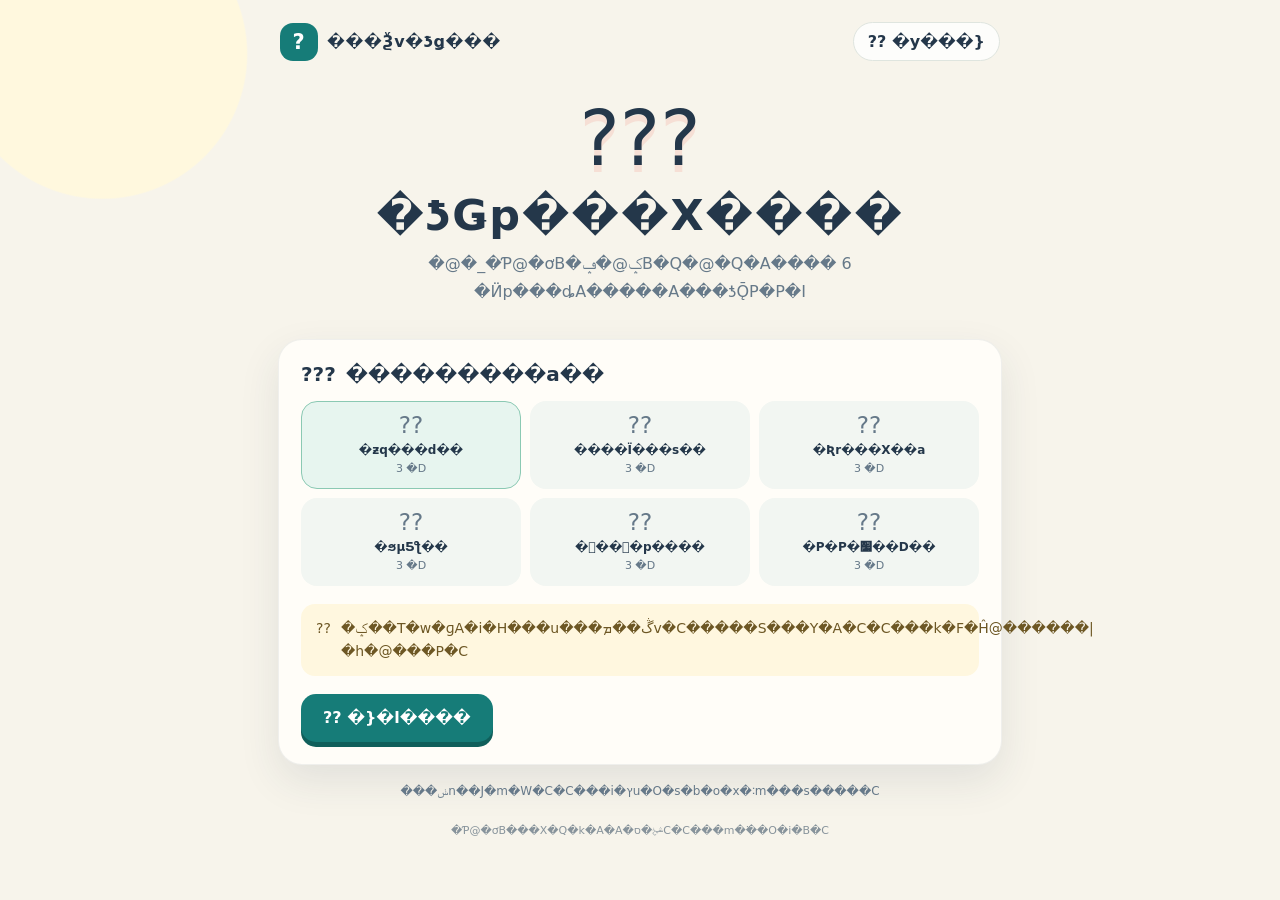
<file: games/shape-counting-adventure/index.html>
<!doctype html>
<html lang="zh-Hant-TW">
<head>
  <meta charset="utf-8">
  <meta name="viewport" content="width=device-width, initial-scale=1, viewport-fit=cover">
  <meta name="theme-color" content="#f7f4eb">
  <meta name="description" content="���Ѯv�ƾǥ��ȡG�Τ��������m�߼ƶq����B��������B�ƪ����X�B�ϧέp�ƻP�ͬ��[��C">
  <title>�ƾǤp���X���ȡU���Ѯv</title>
  <style>
    :root {
      --ink: #24374a;
      --muted: #667989;
      --paper: #fffdf8;
      --cream: #f7f4eb;
      --teal: #167c78;
      --teal-dark: #105f5b;
      --coral: #f27962;
      --yellow: #f5c65d;
      --blue: #ddecf4;
      --green: #3a9b75;
      --purple: #8c73c9;
      --line: #dfe5df;
      --shadow: 0 16px 40px rgba(35, 55, 74, .10);
      font-family: "Noto Sans TC", "Microsoft JhengHei", system-ui, sans-serif;
      color: var(--ink);
      background: var(--cream);
    }
    * { box-sizing: border-box; }
    body { margin: 0; min-width: 320px; background: radial-gradient(circle at 8% 6%, #fff8de 0 9rem, transparent 9.1rem), var(--cream); }
    button { font: inherit; }
    button:focus-visible { outline: 3px solid #f0a83c; outline-offset: 3px; }
    .app { width: min(100%, 760px); margin: 0 auto; padding: 18px 18px 36px; min-height: 100vh; }
    .top { display: flex; align-items: center; justify-content: space-between; gap: 12px; padding: 4px 2px 18px; }
    .brand { display: flex; align-items: center; gap: 9px; font-weight: 900; letter-spacing: .04em; }
    .brand-mark { display: grid; place-items: center; width: 38px; height: 38px; border-radius: 13px; color: white; background: var(--teal); font-size: 21px; }
    .small, .primary, .answer, .next-button { border: 0; cursor: pointer; transition: transform .15s ease, box-shadow .15s ease, background .15s ease; }
    .small { border: 1px solid var(--line); border-radius: 999px; color: var(--ink); background: rgba(255,255,255,.8); padding: 9px 14px; font-weight: 750; }
    .small:hover { background: white; transform: translateY(-1px); }
    .hero { text-align: center; padding: 22px 14px 16px; }
    .hero-mark { font-size: clamp(46px, 11vw, 76px); line-height: 1; filter: drop-shadow(0 7px 0 rgba(242,121,98,.16)); }
    h1 { margin: 13px 0 8px; font-size: clamp(29px, 7vw, 43px); letter-spacing: .04em; line-height: 1.2; }
    .subtitle { margin: 0 auto; max-width: 490px; color: var(--muted); line-height: 1.75; }
    .card { border: 1px solid rgba(36,55,74,.07); border-radius: 24px; background: var(--paper); box-shadow: var(--shadow); }
    .home-card { margin-top: 17px; padding: 22px; }
    .home-title { display: flex; align-items: center; gap: 10px; margin: 0 0 14px; font-size: 20px; }
    .route { display: grid; grid-template-columns: repeat(3, 1fr); gap: 9px; margin: 15px 0 18px; }
    .route-item { min-height: 88px; padding: 10px 7px; border-radius: 16px; text-align: center; background: #f2f6f2; color: var(--muted); border: 1px solid transparent; }
    .route-item .route-icon { display: block; font-size: 23px; margin-bottom: 4px; }
    .route-item strong { display: block; color: var(--ink); font-size: 12px; line-height: 1.35; }
    .route-item small { display: block; margin-top: 4px; font-size: 11px; }
    .route-item.active { border-color: #8bc9b3; background: #e7f5ef; }
    .route-item.done { background: #fff5d8; }
    .rulebox { display: flex; gap: 10px; align-items: flex-start; padding: 13px 15px; background: #fff7df; border-radius: 14px; color: #6d5724; line-height: 1.65; font-size: 14px; }
    .actions { display: flex; flex-wrap: wrap; gap: 10px; margin-top: 18px; }
    .primary { min-height: 48px; padding: 12px 22px; border-radius: 15px; color: white; background: var(--teal); font-weight: 850; box-shadow: 0 5px 0 var(--teal-dark); }
    .primary:hover, .next-button:hover { transform: translateY(-2px); box-shadow: 0 7px 0 var(--teal-dark); }
    .primary:active, .next-button:active { transform: translateY(2px); box-shadow: 0 2px 0 var(--teal-dark); }
    .secondary { min-height: 48px; }
    .fine { color: var(--muted); font-size: 12px; line-height: 1.65; }
    .privacy { text-align: center; margin: 17px 0 0; }
    [hidden] { display: none !important; }
    .game-top { display: grid; grid-template-columns: 1fr auto 1fr; align-items: center; gap: 8px; margin: 0 0 12px; }
    .game-top h2 { text-align: center; font-size: 18px; margin: 0; }
    .game-top .small { justify-self: start; padding: 8px 11px; }
    .star-count { justify-self: end; color: #9a7417; font-weight: 900; white-space: nowrap; }
    .progress-wrap { margin: 8px 0 15px; }
    .progress-label { display: flex; justify-content: space-between; gap: 10px; color: var(--muted); font-size: 12px; margin-bottom: 7px; }
    .progress { height: 11px; overflow: hidden; border-radius: 99px; background: #e4e9e2; }
    .progress-bar { width: 0; height: 100%; border-radius: inherit; background: linear-gradient(90deg, #55b78b, #167c78); transition: width .3s ease; }
    .question-card { padding: clamp(17px, 4vw, 27px); }
    .question-kicker { display: inline-flex; align-items: center; gap: 7px; padding: 6px 11px; border-radius: 99px; color: var(--teal-dark); background: #e7f5ef; font-size: 12px; font-weight: 850; }
    .question { font-size: clamp(21px, 5vw, 28px); line-height: 1.5; margin: 15px 0 16px; }
    .visual { border-radius: 18px; background: #f7f8f3; padding: 16px; margin: 0 0 16px; }
    .visual-label { margin: 0 0 11px; text-align: center; color: var(--muted); font-size: 13px; font-weight: 750; }
    .chart { display: grid; gap: 8px; }
    .chart-row { display: grid; grid-template-columns: 34px 62px 1fr; align-items: center; gap: 8px; min-height: 43px; padding: 5px 8px; border-radius: 12px; background: white; }
    .chart-emoji { font-size: 23px; text-align: center; }
    .chart-name { font-weight: 800; font-size: 13px; }
    .dots { display: flex; flex-wrap: wrap; gap: 5px; }
    .dot { width: 12px; height: 12px; border-radius: 50%; background: #6bb99a; border: 2px solid #398d70; }
    .chart-row:nth-child(2) .dot { background: #f7c75f; border-color: #dc9d26; }
    .chart-row:nth-child(3) .dot { background: #f58a76; border-color: #df6554; }
    .chart-row:nth-child(4) .dot { background: #8c9fe0; border-color: #687bc0; }
    .solid-card { display: flex; flex-direction: column; align-items: center; justify-content: center; gap: 7px; min-height: 150px; }
    .solid-card svg { width: 112px; height: 94px; }
    .solid-name { font-weight: 850; }
    .bond { display: flex; align-items: center; justify-content: center; gap: 12px; flex-wrap: wrap; }
    .bond-box { min-width: 64px; min-height: 58px; padding: 12px; display: grid; place-items: center; border: 2px solid #8dbbb0; border-radius: 16px; background: white; font-size: 26px; font-weight: 900; color: var(--teal-dark); }
    .bond-connector { font-size: 24px; color: var(--coral); font-weight: 900; }
    .shape-grid { display: grid; grid-template-columns: repeat(4, minmax(48px, 1fr)); gap: 8px; max-width: 450px; margin: 0 auto; }
    .shape-cell { min-height: 66px; display: grid; place-items: center; border-radius: 13px; background: white; }
    .shape-cell svg { width: 46px; height: 46px; }
    .story-visual { display: flex; flex-direction: column; align-items: center; gap: 10px; }
    .story-groups { display: flex; align-items: center; justify-content: center; gap: 10px; flex-wrap: wrap; }
    .story-group { min-width: 105px; padding: 10px 12px; border-radius: 14px; background: white; text-align: center; }
    .story-icons { display: flex; justify-content: center; flex-wrap: wrap; gap: 3px; max-width: 185px; margin: 0 auto 6px; font-size: 19px; }
    .story-icons .removed { opacity: .34; text-decoration: line-through; }
    .story-op { font-size: 24px; font-weight: 900; color: var(--coral); }
    .story-caption { font-size: 12px; color: var(--muted); }
    .choices-label { margin: 0 0 10px; font-weight: 800; }
    .answers { display: grid; grid-template-columns: repeat(2, minmax(0, 1fr)); gap: 9px; }
    .answer { min-height: 52px; padding: 11px 13px; border: 2px solid #dce7e2; border-radius: 15px; background: white; color: var(--ink); font-size: 17px; font-weight: 850; }
    .answer:hover:not(:disabled) { border-color: #7bb9a7; background: #f1faf5; transform: translateY(-1px); }
    .answer:disabled { cursor: default; opacity: .8; }
    .answer.selected-correct { border-color: #49a67b; background: #e8f7ee; color: #246b4d; }
    .feedback { min-height: 40px; margin: 14px 0 0; padding: 0; line-height: 1.65; }
    .feedback.good { padding: 11px 13px; color: #246b4d; background: #e8f7ee; border-radius: 13px; }
    .feedback.try { padding: 11px 13px; color: #815b26; background: #fff4d8; border-radius: 13px; }
    .tools { display: flex; justify-content: center; flex-wrap: wrap; gap: 9px; margin: 13px 0 8px; }
    .tip { margin: 10px 0 0; padding: 12px 14px; border-left: 4px solid var(--yellow); border-radius: 7px 13px 13px 7px; background: #fff7df; color: #6c592b; line-height: 1.65; font-size: 14px; }
    .next-row { display: flex; justify-content: flex-end; margin-top: 14px; }
    .next-button { border: 0; min-height: 47px; padding: 11px 20px; border-radius: 14px; color: white; background: var(--teal); font-weight: 850; box-shadow: 0 5px 0 var(--teal-dark); cursor: pointer; }
    .checkpoint, .result { text-align: center; padding: clamp(22px, 6vw, 40px); }
    .big-emoji { font-size: 62px; line-height: 1.1; }
    .checkpoint h2, .result h2 { margin: 10px 0 7px; font-size: 26px; }
    .checkpoint p, .result p { color: var(--muted); line-height: 1.75; }
    .checkpoint-stars { margin: 14px 0; font-size: 27px; letter-spacing: 4px; }
    .result-score { display: inline-flex; align-items: center; gap: 8px; margin: 10px auto 18px; padding: 10px 18px; border-radius: 99px; background: #fff4d8; color: #755916; font-weight: 900; }
    .results-list { display: grid; gap: 8px; margin: 12px 0 18px; text-align: left; }
    .result-row { display: flex; justify-content: space-between; align-items: center; gap: 10px; padding: 11px 13px; border-radius: 12px; background: #f4f7f2; }
    .result-row span:last-child { font-size: 13px; font-weight: 850; color: var(--teal-dark); }
    .footer-note { text-align: center; margin: 20px 0 0; color: #87939b; font-size: 11px; line-height: 1.6; }
    .confetti { animation: bob 1.6s ease-in-out infinite alternate; }
    @keyframes bob { to { transform: translateY(-7px) rotate(3deg); } }
    @media (max-width: 520px) {
      .app { padding: 12px 12px 28px; }
      .home-card { padding: 17px; }
      .route { gap: 6px; }
      .route-item { min-height: 82px; padding: 8px 5px; }
      .route-item strong { font-size: 11px; }
      .chart-row { grid-template-columns: 30px 52px 1fr; gap: 5px; padding: 5px; }
      .dot { width: 10px; height: 10px; }
      .visual { padding: 12px 9px; }
      .answers { gap: 7px; }
      .answer { font-size: 15px; min-height: 49px; }
    }
    @media (prefers-reduced-motion: reduce) {
      *, *::before, *::after { scroll-behavior: auto !important; animation-duration: .01ms !important; animation-iteration-count: 1 !important; transition-duration: .01ms !important; }
    }
  </style>
</head>
<body>
<main class="app">
  <header class="top">
    <div class="brand"><span class="brand-mark" aria-hidden="true">?</span><span>���Ѯv�ƾǥ���</span></div>
    <button id="soundToggle" class="small" type="button" aria-pressed="true">?? �y���}</button>
  </header>

  <section id="home">
    <div class="hero">
      <div class="hero-mark" aria-hidden="true">???</div>
      <h1>�ƾǤp���X����</h1>
      <p class="subtitle">�@�_�Ƥ@�ơB�ݤ@�ݡB�Q�@�Q�A���� 6 �Ӥp���ȡA�����A���ƾǬP�P�I</p>
    </div>
    <div class="card home-card">
      <h2 class="home-title"><span aria-hidden="true">???</span> ���������a��</h2>
      <div id="route" class="route" aria-label="���Ӽƾǥ���"></div>
      <div class="rulebox"><span aria-hidden="true">??</span><span>�ݤ��T�w�ɡA�i�H���u���ڴ��ܡv�C�����S���Y�A�C�C���k�F�Ĥ@������|�h�@���P�C</span></div>
      <div class="actions">
        <button id="startButton" class="primary" type="button">?? �}�l����</button>
        <button id="resumeButton" class="small secondary" type="button" hidden>? �~��W��</button>
      </div>
    </div>
    <p class="fine privacy">���ݭn��J�m�W�C�C���i�ץu�O�s�b�o�x�˸m���s�����C</p>
  </section>

  <section id="game" hidden>
    <div class="game-top">
      <button id="homeButton" class="small" type="button" aria-label="�^����Ȧa��">�� �a��</button>
      <h2 id="stageTitle"></h2>
      <span id="starCount" class="star-count" aria-label="�w��o�P�P">? 0</span>
    </div>
    <div class="progress-wrap">
      <div class="progress-label"><span id="progressText">���ȶi��</span><span id="questionNumber"></span></div>
      <div class="progress" role="progressbar" aria-label="���������i��" aria-valuemin="0" aria-valuemax="18" aria-valuenow="0"><div id="progressBar" class="progress-bar"></div></div>
    </div>
    <div class="card question-card">
      <span id="questionKicker" class="question-kicker"></span>
      <h3 id="questionText" class="question"></h3>
      <div id="visual" class="visual"></div>
      <p class="choices-label">��@�ӵ��סG</p>
      <div id="answers" class="answers" role="group" aria-label="���׿ﶵ"></div>
      <div id="feedback" class="feedback" role="status" aria-live="polite"></div>
      <div class="tools">
        <button id="speakButton" class="small" type="button">?? ��X�D��</button>
        <button id="hintButton" class="small" type="button" aria-expanded="false">?? ���ڴ���</button>
      </div>
      <p id="hint" class="tip" hidden></p>
      <div class="next-row"><button id="nextButton" class="next-button" type="button" hidden>�U�@�D ��</button></div>
    </div>
  </section>

  <section id="checkpoint" class="card checkpoint" hidden>
    <div class="big-emoji confetti" aria-hidden="true">??</div>
    <h2 id="checkpointTitle"></h2>
    <p id="checkpointMessage"></p>
    <div id="checkpointStars" class="checkpoint-stars" aria-label="������o�P�P"></div>
    <button id="continueButton" class="primary" type="button">�~��U�@�� ��</button>
  </section>

  <section id="complete" class="card result" hidden>
    <div class="big-emoji confetti" aria-hidden="true">??</div>
    <h2>���ȧ����I</h2>
    <p id="resultMessage"></p>
    <div id="resultScore" class="result-score"></div>
    <div id="resultsList" class="results-list" aria-label="�U���Ƚm�ߵ��G"></div>
    <div class="actions" style="justify-content:center">
      <button id="againButton" class="primary" type="button">?? �A���@��</button>
      <button id="mapFromResult" class="small secondary" type="button">�^���Ȧa��</button>
    </div>
  </section>
  <p class="footer-note">�Ƥ@�ơB���X�Q�k�A�A�ﵪ�סC�C���m�߳��O�i�B�C</p>
</main>

<script>
(() => {
  "use strict";
  const fruitChart = [
    { icon: "??", name: "ī�G", count: 7 },
    { icon: "??", name: "���l", count: 10 },
    { icon: "??", name: "���", count: 4 }
  ];
  const stations = [
    {
      id: "count", icon: "??", title: "�ƶq���d��", short: "�ƶq���",
      questions: [
        { type: "chart", prompt: "���G�լd���A���@�ؼƶq�̦h�H", chart: fruitChart, options: ["ī�G", "���l", "���", "�@�˦h"], answer: "���l", hint: "�C�@�Ʊq����k�I�@���A�̫��@����@�Ƴ̪��C" },
        { type: "chart", prompt: "���@�ؤ��G���ƶq�̤֡H", chart: fruitChart, options: ["ī�G", "���l", "���", "�@�˦h"], answer: "���", hint: "����C�@���I���A�A��Ʀr�̤p���@�ơC" },
        { type: "chart", prompt: "���l�����h�X�ӡH", chart: fruitChart, options: ["4 ��", "5 ��", "6 ��", "7 ��"], answer: "6 ��", hint: "���Ʊ��l�M����A�A�θ��h���ƶq����֪��ƶq�C" }
      ]
    },
    {
      id: "solid", icon: "??", title: "����Ϊ���s��", short: "�����M����",
      questions: [
        { type: "solid", solid: "sphere", name: "�y", prompt: "�ֲy�������O���@�ءH", options: ["�u����������", "�u���s�s����", "���������M�s�s����"], answer: "�u���s�s����", hint: "�Q����N�ֲy�����G�N���쥭�������A��Ӫ������O�s�s���C" },
        { type: "solid", solid: "cylinder", name: "��W��", prompt: "��������ꪺ�W�U���A�]�������C��������ح��H", options: ["�u����������", "�u���s�s����", "���������M�s�s����"], answer: "���������M�s�s����", hint: "�W�U�ꩳ�O�����A¶�b���䪺�@��O�����C" },
        { type: "solid", solid: "box", name: "�貰", prompt: "�貰���~�����A�ݩ���@�ءH", options: ["�u����������", "�u���s�s����", "���������M�s�s����"], answer: "�u����������", hint: "���l�C�@�����O�����A�S�����y�����l�����s�s�������C" }
      ]
    },
    {
      id: "bond", icon: "??", title: "�Ʀr���X��a", short: "�ƪ��զX",
      questions: [
        { type: "bond", whole: 8, part: 5, prompt: "8 �i�H���� 5 �M�X�H", options: ["2", "3", "4", "5"], answer: "3", hint: "�q 5 �}�l���W�ƨ� 8�G6�B7�B8�A�@�@�h�F�X�ӡH" },
        { type: "bond", mode: "pair", prompt: "���@�ռƦX�_�ӬO 10�H", options: ["4 �M 6", "5 �M 4", "2 �M 7", "6 �M 5"], answer: "4 �M 6", hint: "�i�H�q���j���ƶ}�l���W�ơA�ݬݥt�@�ӼƸɨ� 10 �ٮt�X�C" },
        { type: "bond", whole: 9, part: 3, prompt: "9 �i�H���� 3 �M�X�H", options: ["5", "6", "7", "8"], answer: "6", hint: "�Q�@�Q�G3 �[�W�h�ַ|�ܦ� 9�H" }
      ]
    },
    {
      id: "flat", icon: "??", title: "�ϧμƼƪ��", short: "�����ϧέp��",
      questions: [
        { type: "shapes", shapes: ["triangle", "circle", "square", "triangle", "rectangle", "circle", "square", "triangle"], target: "triangle", prompt: "���ϸ̦��X�ӤT���ΡH", options: ["2 ��", "3 ��", "4 ��", "5 ��"], answer: "3 ��", hint: "�Τ���@�Ӥ@���I�A�u�ƤT���ΡF��L�Ϊ�������C" },
        { type: "shapes", shapes: ["circle", "rectangle", "triangle", "rectangle", "square", "circle", "triangle", "circle"], target: "rectangle", prompt: "�ϸ̦��X�Ӫ���ΡH", options: ["1 ��", "2 ��", "3 ��", "4 ��"], answer: "2 ��", hint: "��������|��ΡA�v���I�ơF����Υ����n��i�ӡC" },
        { type: "shapes", shapes: ["square", "circle", "triangle", "square", "circle", "rectangle", "circle", "square"], target: "circle", prompt: "�ϸ̦��X�Ӷ�ΡH", options: ["2 ��", "3 ��", "4 ��", "5 ��"], answer: "3 ��", hint: "��ΨS�����A�u�۹ϥѥ���k�ˬd�@���C" }
      ]
    },
    {
      id: "story", icon: "??", title: "�ͬ��⦡�p����", short: "�[������",
      questions: [
        { type: "story", icon: "??", object: "��l", start: 4, change: 3, operation: "+", prompt: "�x�l�̦� 4 ����l�A�S��i 3 ���C�{�b�@���X���H", options: ["6 ��", "7 ��", "8 ��", "9 ��"], answer: "7 ��", hint: "�u�S��i�v�N���ƶq�W�[�A�i�H�����X�_�ӡC" },
        { type: "story", icon: "??", object: "�氮", start: 9, change: 4, operation: "-", prompt: "�L�l�W�� 9 ���氮�A�Y�� 4 ���A�ٳѴX���H", options: ["4 ��", "5 ��", "6 ��", "13 ��"], answer: "5 ��", hint: "�u�Y���B�ٳѡv�N�������@�����A�έ�Ӫ��ƶq��������ƶq�C" },
        { type: "story", icon: "??", object: "�p��", start: 6, change: 2, operation: "+", prompt: "��W�즳 6 ���p���A�S���� 2 ���C�{�b���X���H", options: ["7 ��", "8 ��", "9 ��", "12 ��"], answer: "8 ��", hint: "�����Ӧ��h�֡A�A�ݬO�W�[�٬O�����F���Ӫ��ܼW�[�C" }
      ]
    },
    {
      id: "challenge", icon: "??", title: "�P�P�׷��D��", short: "�V�X����",
      questions: [
        { type: "chart", prompt: "�]���� 8 �K�B�ئ� 5 ��C�]����ئh�X�ӡH", chart: [{ icon: "??", name: "�]��", count: 8 }, { icon: "??", name: "��", count: 5 }, { icon: "??", name: "�����", count: 6 }], options: ["2 ��", "3 ��", "4 ��", "5 ��"], answer: "3 ��", hint: "����u�h�X�ӡv�ɡA����X���j���ơA�A��h���p���ơC" },
        { type: "story", icon: "???", object: "����", start: 9, change: 3, operation: "-", prompt: "�� 9 �K�����A�����B�� 3 �K�A�ۤv�٦��X�K�H", options: ["5 �K", "6 �K", "7 �K", "12 �K"], answer: "6 �K", hint: "���X�h�N����W���ƶq�ܤ֡A�Q�Q 9 � 3�C" },
        { type: "shapes", shapes: ["circle", "triangle", "square", "circle", "rectangle", "circle", "square", "circle"], target: "square", prompt: "�̫�@�i�ϸ̦��X�ӥ���ΡH", options: ["1 ��", "2 ��", "3 ��", "4 ��"], answer: "2 ��", hint: "����Φ��|���@�˪�����B�|�Ө��C����@�Ӥ@���I�ơC" }
      ]
    }
  ];

  const totalQuestions = stations.reduce((sum, station) => sum + station.questions.length, 0);
  const storageKey = "huanglaoshi-math-mission-v1";
  const freshState = () => ({
    stage: 0, question: 0, stars: 0, completed: 0, firstTry: true,
    pendingNext: false, pendingCheckpoint: false,
    stageCorrect: stations.map(() => 0)
  });
  const loadState = () => {
    try {
      const saved = JSON.parse(localStorage.getItem(storageKey));
      if (!saved || !Array.isArray(saved.stageCorrect) || saved.stageCorrect.length !== stations.length) return freshState();
      return Object.assign(freshState(), saved);
    } catch (_) { return freshState(); }
  };
  let state = loadState();
  let soundOn = true;
  let hintVisible = false;
  const $ = id => document.getElementById(id);
  const screens = ["home", "game", "checkpoint", "complete"];
  function save() {
    try { localStorage.setItem(storageKey, JSON.stringify(state)); } catch (_) {}
  }
  function showScreen(id) {
    screens.forEach(name => { $(name).hidden = name !== id; });
  }
  function renderRoute() {
    const route = $("route");
    route.innerHTML = stations.map((station, index) => {
      const done = index < state.stage || state.stage === stations.length;
      const active = index === state.stage && state.stage < stations.length;
      const completed = state.stageCorrect[index] || 0;
      return '<div class="route-item' + (active ? ' active' : '') + (done ? ' done' : '') + '"><span class="route-icon" aria-hidden="true">' + station.icon + '</span><strong>' + station.title + '</strong><small>' + (done ? "�w����" : (completed ? completed + "/3 �D" : "3 �D")) + '</small></div>';
    }).join("");
    const hasProgress = state.completed > 0 || state.stage > 0 || state.question > 0 || state.pendingCheckpoint || state.pendingNext || !state.firstTry;
    $("resumeButton").hidden = !hasProgress || state.stage >= stations.length;
    $("resumeButton").textContent = "?? ���s�}�l";
    $("startButton").textContent = state.stage >= stations.length ? "?? ���������G" : (hasProgress ? "? �~��W��" : "?? �}�l����");
  }
  function start() {
    if (state.stage >= stations.length) { renderComplete(); return; }
    if (state.pendingCheckpoint) { renderCheckpoint(); return; }
    showScreen("game");
    renderQuestion();
  }
  function resume() {
    if (state.stage >= stations.length) { renderComplete(); return; }
    if (state.pendingCheckpoint) { renderCheckpoint(); return; }
    showScreen("game");
    renderQuestion();
  }
  function freshStart() {
    state = freshState();
    save();
    renderRoute();
    start();
  }
  function currentQuestion() { return stations[state.stage].questions[state.question]; }
  function globalQuestionNumber() {
    let number = state.question + 1;
    for (let i = 0; i < state.stage; i++) number += stations[i].questions.length;
    return number;
  }
  function renderProgress() {
    const number = Math.min(state.completed, totalQuestions);
    $("progressBar").style.width = Math.round(number / totalQuestions * 100) + "%";
    $("progressBar").parentElement.setAttribute("aria-valuenow", String(number));
    $("progressText").textContent = "�w���� " + number + " / " + totalQuestions + " �D";
    $("questionNumber").textContent = "�� " + globalQuestionNumber() + " �D";
    $("starCount").textContent = "? " + state.stars;
    $("starCount").setAttribute("aria-label", "�w��o " + state.stars + " ���P�P");
  }
  function renderQuestion() {
    if (state.stage >= stations.length) { renderComplete(); return; }
    const station = stations[state.stage];
    const question = currentQuestion();
    hintVisible = false;
    $("stageTitle").textContent = station.title;
    $("questionKicker").textContent = station.icon + " ���� " + (state.stage + 1) + "�U" + station.short;
    $("questionText").textContent = question.prompt;
    $("visual").innerHTML = renderVisual(question);
    $("feedback").className = "feedback";
    $("feedback").textContent = "";
    $("hint").hidden = true;
    $("hint").textContent = "?? " + question.hint;
    $("hintButton").setAttribute("aria-expanded", "false");
    $("nextButton").hidden = !state.pendingNext;
    $("nextButton").textContent = state.question === station.questions.length - 1 ? "�������� ��" : "�U�@�D ��";
    const answerBox = $("answers");
    answerBox.innerHTML = "";
    question.options.forEach(option => {
      const button = document.createElement("button");
      button.type = "button";
      button.className = "answer";
      button.textContent = option;
      button.disabled = state.pendingNext;
      if (state.pendingNext && option === question.answer) button.classList.add("selected-correct");
      button.addEventListener("click", () => chooseAnswer(option));
      answerBox.appendChild(button);
    });
    if (state.pendingNext) {
      $("feedback").className = "feedback good";
      $("feedback").textContent = "����F�I" + explanation(question);
    }
    renderProgress();
  }
  function renderVisual(question) {
    if (question.type === "chart") {
      return '<p class="visual-label">�v���I�ơA�ݬݨC�@�Ʀ��X��</p><div class="chart">' + question.chart.map(row => {
        return '<div class="chart-row"><span class="chart-emoji" aria-hidden="true">' + row.icon + '</span><span class="chart-name">' + row.name + '</span><span class="dots" aria-label="' + row.count + ' ��">' + '<i class="dot"></i>'.repeat(row.count) + '</span></div>';
      }).join("") + '</div>';
    }
    if (question.type === "solid") {
      return '<div class="solid-card">' + solidSvg(question.solid) + '<span class="solid-name">' + question.name + '</span></div>';
    }
    if (question.type === "bond") {
      if (question.mode === "pair") return '<p class="visual-label">��@��i�H�X�� 10 ���@���</p><div class="bond"><span class="bond-box">10</span><span class="bond-connector">��</span><span class="bond-box">�H</span><span class="bond-connector">��</span><span class="bond-box">�H</span></div>';
      return '<p class="visual-label">�Q�@�Q�G����i�H�������ⳡ���H</p><div class="bond"><span class="bond-box">' + question.whole + '</span><span class="bond-connector">��</span><span class="bond-box">' + question.part + '</span><span class="bond-connector">��</span><span class="bond-box">�H</span></div>';
    }
    if (question.type === "shapes") {
      return '<p class="visual-label">�u���D�ث��w���Ϊ�</p><div class="shape-grid" role="img" aria-label="�@�դ��P�����ϧ�">' + question.shapes.map(kind => '<div class="shape-cell">' + flatSvg(kind) + '</div>').join("") + '</div>';
    }
    if (question.type === "story") {
      const startIcons = iconRun(question.icon, question.start, question.operation === "-" ? question.change : 0);
      const changeIcons = question.operation === "+" ? iconRun(question.icon, question.change, 0) : "";
      if (question.operation === "+") {
        return '<p class="visual-label">�����X�_��</p><div class="story-visual"><div class="story-groups"><div class="story-group"><div class="story-icons">' + startIcons + '</div><span class="story-caption">��Ӧ� ' + question.start + " " + question.object + '</span></div><span class="story-op">��</span><div class="story-group"><div class="story-icons">' + changeIcons + '</div><span class="story-caption">�S�W�[ ' + question.change + " " + question.object + '</span></div></div></div>';
      }
      return '<p class="visual-label">�q��Ӫ��ƶq�����@����</p><div class="story-visual"><div class="story-group"><div class="story-icons">' + startIcons + '</div><span class="story-caption">��� ' + question.start + " " + question.object + "�A���� " + question.change + " " + question.object + '</span></div></div>';
    }
    return "";
  }
  function iconRun(icon, total, removed) {
    let html = "";
    for (let i = 0; i < total; i++) html += '<span' + (i >= total - removed ? ' class="removed"' : "") + '>' + icon + '</span>';
    return html;
  }
  function flatSvg(kind) {
    const labels = { triangle: "�T����", square: "�����", rectangle: "�����", circle: "���" };
    let shape = "";
    if (kind === "triangle") shape = '<polygon points="24,5 45,42 3,42" fill="#f5c65d" stroke="#7a6428" stroke-width="2.5" stroke-linejoin="round"/>';
    if (kind === "square") shape = '<rect x="8" y="8" width="32" height="32" rx="2" fill="#8dc9ad" stroke="#28755f" stroke-width="2.5"/>';
    if (kind === "rectangle") shape = '<rect x="3" y="12" width="42" height="25" rx="2" fill="#a9c8e8" stroke="#547ca5" stroke-width="2.5"/>';
    if (kind === "circle") shape = '<circle cx="24" cy="24" r="17" fill="#f49a87" stroke="#a64e41" stroke-width="2.5"/>';
    return '<svg viewBox="0 0 48 48" role="img" aria-label="' + labels[kind] + '">' + shape + '</svg>';
  }
  function solidSvg(shape) {
    let content = "";
    if (shape === "sphere") content = '<circle cx="48" cy="43" r="31" fill="#f5c65d" stroke="#8c6825" stroke-width="3"/><path d="M20 29c12 2 20 2 29-4M23 59c10-13 22-15 41-14M39 13c8 13 10 28 6 59" fill="none" stroke="#a77c2b" stroke-width="2.5"/>';
    if (shape === "cylinder") content = '<path d="M18 21v45c0 8 60 8 60 0V21" fill="#a9d7c6" stroke="#277867" stroke-width="3"/><ellipse cx="48" cy="21" rx="30" ry="10" fill="#d4f0e3" stroke="#277867" stroke-width="3"/><path d="M18 66c0 9 60 9 60 0" fill="none" stroke="#277867" stroke-width="3"/>';
    if (shape === "box") content = '<path d="M17 30 48 13 79 30 48 48Z" fill="#f2bd72" stroke="#8e5f28" stroke-width="3" stroke-linejoin="round"/><path d="M17 30v34l31 17V48Z" fill="#f6d49f" stroke="#8e5f28" stroke-width="3" stroke-linejoin="round"/><path d="M48 48 79 30v34L48 81Z" fill="#e6a855" stroke="#8e5f28" stroke-width="3" stroke-linejoin="round"/>';
    return '<svg viewBox="0 0 96 92" role="img" aria-label="' + (shape === "sphere" ? "�y��" : shape === "cylinder" ? "��W��" : "�貰") + '">' + content + '</svg>';
  }
  function explanation(question) {
    if (question.type === "chart") return "���I�ƦA����A�Q�u�h�X�ӡv�N�Τj�ƴ�p�ơC";
    if (question.type === "solid") return "�[��C�@���G�������O�����A�N�_���s�s���O�����C";
    if (question.type === "bond") return "������ⳡ���A�ⳡ���X�_�ӭn�M����@�˦h�C";
    if (question.type === "shapes") return "�v���I�ƦP�@�عϧΡA�O�o�O���L�Ϊ���i�h�C";
    return "�����Ӫ��ƶq�A�A�ݬO�W�[�٬O�����C";
  }
  function chooseAnswer(choice) {
    if (state.pendingNext) return;
    const question = currentQuestion();
    if (choice === question.answer) {
      if (state.firstTry) {
        state.stars++;
        state.stageCorrect[state.stage]++;
      }
      state.completed++;
      state.pendingNext = true;
      $("feedback").className = "feedback good";
      $("feedback").textContent = "����F�I" + explanation(question);
      $("answers").querySelectorAll("button").forEach(button => {
        button.disabled = true;
        if (button.textContent === question.answer) button.classList.add("selected-correct");
      });
      $("nextButton").hidden = false;
      $("nextButton").textContent = state.question === stations[state.stage].questions.length - 1 ? "�������� ��" : "�U�@�D ��";
    } else {
      state.firstTry = false;
      $("feedback").className = "feedback try";
      $("feedback").textContent = "�A�Q�@�Q�I���Ӵ��ܪ���k�Ƥ@�M�A�]�i�H���u���ڴ��ܡv�C";
    }
    save();
    renderProgress();
  }
  function advance() {
    const station = stations[state.stage];
    if (state.question < station.questions.length - 1) {
      state.question++;
      state.firstTry = true;
      state.pendingNext = false;
      save();
      renderQuestion();
    } else {
      state.pendingCheckpoint = true;
      save();
      renderCheckpoint();
    }
  }
  function renderCheckpoint() {
    const station = stations[state.stage];
    const count = state.stageCorrect[state.stage] || 0;
    $("checkpointTitle").textContent = station.title + "�����I";
    $("checkpointMessage").textContent = "�o�@���Ĥ@���N���� " + count + " �D�C�𮧤@�U�A�A���U�@���X�o�I";
    $("checkpointStars").textContent = "��".repeat(count) + "��".repeat(station.questions.length - count);
    $("checkpointStars").setAttribute("aria-label", "������o " + count + " ���P�P");
    $("continueButton").textContent = state.stage === stations.length - 1 ? "�d�ݥ��ȵ��G ��" : "�~��U�@�� ��";
    renderRoute();
    showScreen("checkpoint");
  }
  function continueFromCheckpoint() {
    state.pendingCheckpoint = false;
    state.pendingNext = false;
    state.question = 0;
    state.firstTry = true;
    state.stage++;
    save();
    renderRoute();
    if (state.stage >= stations.length) renderComplete();
    else { showScreen("game"); renderQuestion(); }
  }
  function renderComplete() {
    state.stage = stations.length;
    state.pendingCheckpoint = false;
    state.pendingNext = false;
    save();
    const message = state.stars >= 15 ? "�A�[��o�ܥJ�ӡA�]��μƾǤ�k�ѨM���D�I" : state.stars >= 10 ? "�A�@�B�@�B�����F�ܦh���ȡA�A���@���|����m�I" : "�A�����F�������ȡC�h�m�X���A�ƼƩM�Q��k�|�V�ӶVí�I";
    $("resultMessage").textContent = message;
    $("resultScore").textContent = "? " + state.stars + " / " + totalQuestions + " ���P";
    $("resultsList").innerHTML = stations.map((station, index) => {
      const score = state.stageCorrect[index] || 0;
      return '<div class="result-row"><span>' + station.icon + " " + station.title + '</span><span>' + score + " / " + station.questions.length + " �D�Ĥ@������</span></div>";
    }).join("");
    renderRoute();
    showScreen("complete");
  }
  function toggleHint() {
    hintVisible = !hintVisible;
    $("hint").hidden = !hintVisible;
    $("hintButton").setAttribute("aria-expanded", String(hintVisible));
  }
  function speakQuestion() {
    if (!soundOn || !("speechSynthesis" in window)) {
      $("feedback").className = "feedback try";
      $("feedback").textContent = soundOn ? "�o���s�����ثe�S���y���\��A�i�H�ۤvŪ�D�س�C" : "�y���w�����A���k�W���i�H�}�ҡC";
      return;
    }
    window.speechSynthesis.cancel();
    const utterance = new SpeechSynthesisUtterance(currentQuestion().prompt);
    utterance.lang = "zh-TW";
    utterance.rate = 0.88;
    window.speechSynthesis.speak(utterance);
  }
  $("startButton").addEventListener("click", () => {
    if (state.stage >= stations.length) renderComplete();
    else if (state.completed > 0 || state.stage > 0 || state.question > 0 || state.pendingCheckpoint || state.pendingNext || !state.firstTry) resume();
    else freshStart();
  });
  $("resumeButton").addEventListener("click", () => {
    if (window.confirm("���s�}�l�|�M���o���������i�סA�T�w�n���s�}�l�ܡH")) freshStart();
  });
  $("homeButton").addEventListener("click", () => { save(); renderRoute(); showScreen("home"); });
  $("mapFromResult").addEventListener("click", () => { renderRoute(); showScreen("home"); });
  $("nextButton").addEventListener("click", advance);
  $("continueButton").addEventListener("click", continueFromCheckpoint);
  $("againButton").addEventListener("click", freshStart);
  $("hintButton").addEventListener("click", toggleHint);
  $("speakButton").addEventListener("click", speakQuestion);
  $("soundToggle").addEventListener("click", () => {
    soundOn = !soundOn;
    $("soundToggle").textContent = soundOn ? "?? �y���}" : "?? �y����";
    $("soundToggle").setAttribute("aria-pressed", String(soundOn));
    if (!soundOn && "speechSynthesis" in window) window.speechSynthesis.cancel();
  });
  renderRoute();
})();
</script>
</body>
</html>
</file>
